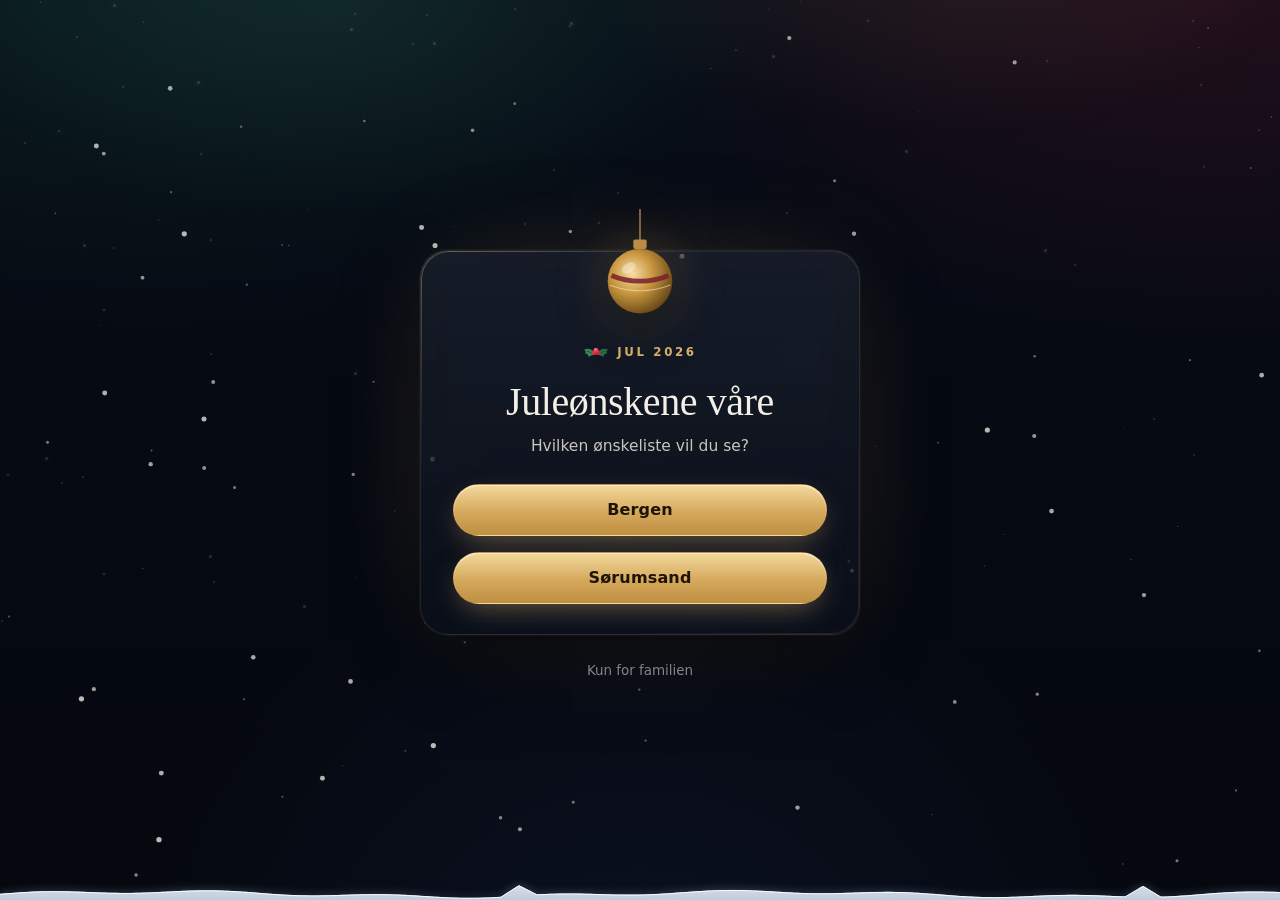
<file: index.html>
<!doctype html>
<html lang="nb">
<head>
  <meta charset="utf-8">
  <meta name="viewport" content="width=device-width, initial-scale=1, viewport-fit=cover">
  <meta name="robots" content="noindex, nofollow">
  <meta name="referrer" content="no-referrer">
  <meta name="color-scheme" content="dark">
  <meta name="theme-color" content="#070b14">
  <meta name="description" content="Familiens juleønskelister 2026">
  <title>Juleønsker 2026</title>
  <link rel="icon" href="assets/favicon.svg" type="image/svg+xml">
  <!-- App-ikon når siden legges til på hjemskjermen -->
  <link rel="manifest" href="manifest.webmanifest">
  <link rel="apple-touch-icon" href="assets/ikoner/apple-touch-icon.png">
  <meta name="mobile-web-app-capable" content="yes">
  <meta name="apple-mobile-web-app-capable" content="yes">
  <meta name="apple-mobile-web-app-title" content="Juleønsker">
  <meta name="apple-mobile-web-app-status-bar-style" content="black">
  <link rel="stylesheet" href="assets/css/styles.css?v=40">
</head>
<body class="is-locked">
  <canvas id="snow" class="snow" aria-hidden="true"></canvas>
  <div class="aurora" aria-hidden="true"></div>

  <!-- ============ Velg ønskeliste ============ -->
  <section class="login" aria-labelledby="choose-title">
    <div class="login__card glass">
      <div class="ornament" aria-hidden="true">
        <svg viewBox="0 0 80 120">
          <defs>
            <radialGradient id="orn" cx="38%" cy="38%" r="70%">
              <stop offset="0" stop-color="#f7dfa6"/>
              <stop offset=".45" stop-color="#c9973f"/>
              <stop offset="1" stop-color="#5e3f12"/>
            </radialGradient>
          </defs>
          <line x1="40" y1="0" x2="40" y2="34" stroke="#c9a35c" stroke-width="1.2"/>
          <rect x="33" y="32" width="14" height="10" rx="2" fill="#b98d45"/>
          <circle cx="40" cy="76" r="34" fill="url(#orn)"/>
          <path d="M10 70c18 8 42 8 60 0" stroke="#7a1f2c" stroke-width="5" fill="none" opacity=".85"/>
          <path d="M8 80c20 8 44 8 64 0" stroke="#f3e3bd" stroke-width="1.2" fill="none" opacity=".6"/>
          <ellipse cx="28" cy="62" rx="8" ry="5" fill="#fff" opacity=".35" transform="rotate(-30 28 62)"/>
        </svg>
      </div>

      <p class="eyebrow">Jul 2026</p>
      <h1 id="choose-title" class="login__title">Juleønskene&nbsp;våre</h1>
      <p class="login__lead">Hvilken ønskeliste vil du se?</p>

      <!-- Én side per liste: bergen.html og sorumsand.html (på GitHub Pages også …/bergen og …/sorumsand) -->
      <nav class="login__form" aria-label="Ønskelister">
        <a class="btn btn--gold btn--block btn--lg" href="bergen" data-list>Bergen</a>
        <a class="btn btn--gold btn--block btn--lg" href="sorumsand" data-list>Sørumsand</a>
      </nav>
    </div>

    <p class="login__foot">Kun for familien</p>
  </section>

  <script>
    // Gamle lenker som …/#ellie tar med seg personen til listen som velges
    if (location.hash) {
      Array.prototype.forEach.call(document.querySelectorAll('a[data-list]'), function (a) {
        a.href = a.getAttribute('href') + location.hash;
      });
    }
  </script>
  <script src="assets/js/snow.js?v=40"></script>
  <script src="assets/js/effects.js?v=40"></script>
</body>
</html>
</file>
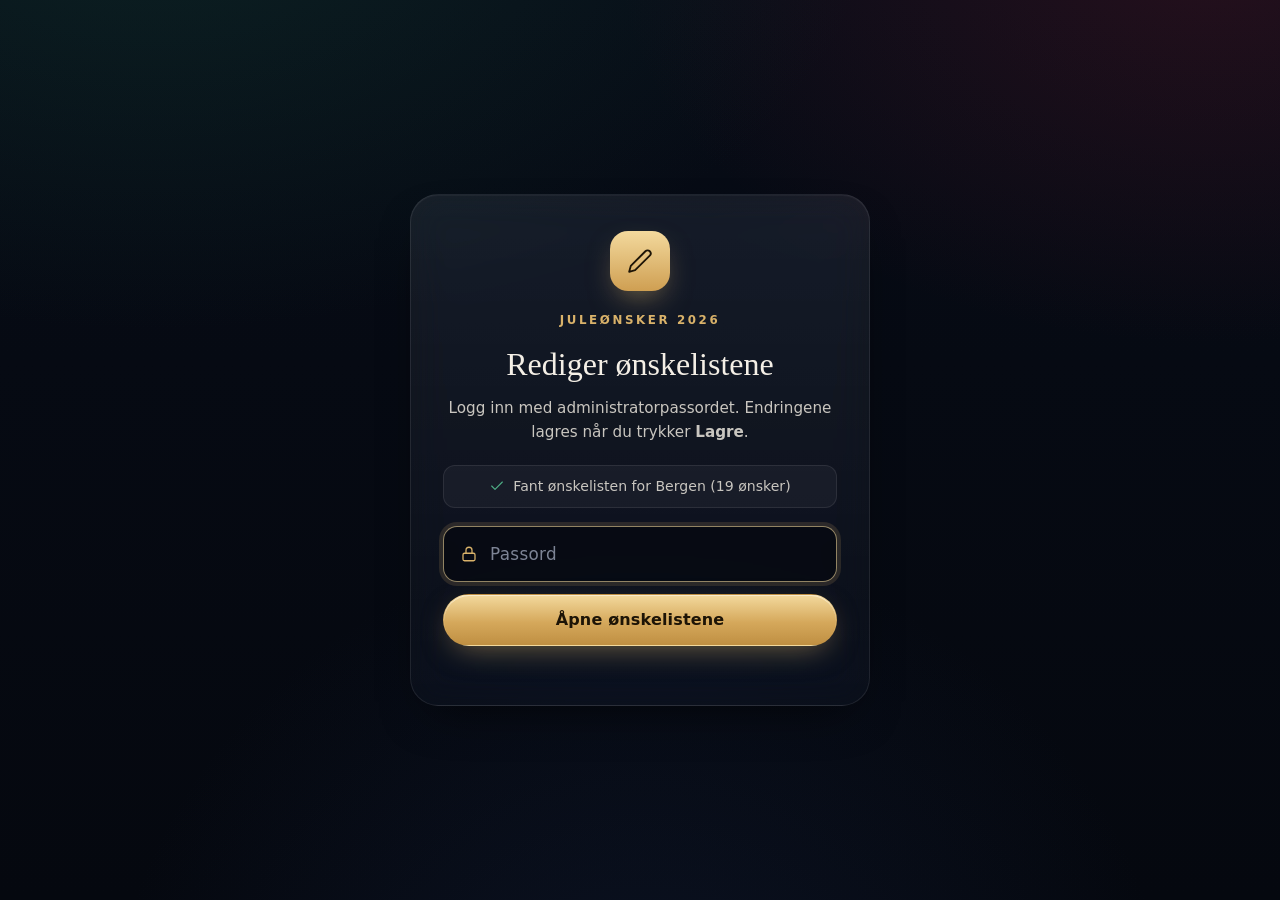
<file: editor/index.html>
<!doctype html>
<html lang="nb">
<head>
  <meta charset="utf-8">
  <meta name="viewport" content="width=device-width, initial-scale=1, viewport-fit=cover">
  <meta name="robots" content="noindex, nofollow">
  <meta name="color-scheme" content="dark">
  <meta name="theme-color" content="#070b14">
  <title>Rediger ønskelister · Juleønsker 2026</title>
  <link rel="icon" href="../assets/favicon.svg" type="image/svg+xml">
  <link rel="stylesheet" href="../assets/css/styles.css?v=40">
  <link rel="stylesheet" href="editor.css?v=40">
</head>
<body class="ed">

  <!-- ============ Åpne / lås opp ============ -->
  <section id="unlock" class="ed-unlock">
    <div class="ed-unlock__card glass">
      <span class="ed-unlock__icon" data-icon="pencil"></span>
      <p class="eyebrow">Juleønsker 2026</p>
      <h1 class="ed-unlock__title">Rediger ønskelistene</h1>
      <p class="ed-unlock__lead">Logg inn med administratorpassordet. Endringene lagres når du trykker <strong>Lagre</strong>.</p>

      <p class="ed-status" id="data-status">Leter etter ønskelistene …</p>

      <form id="open-form" class="ed-form-stack" novalidate>
        <div class="field">
          <label for="ed-password" class="sr-only">Passord</label>
          <span class="field__icon" data-icon="lock"></span>
          <input id="ed-password" type="password" placeholder="Passord" autocomplete="current-password" autocapitalize="off" autocorrect="off" spellcheck="false" required>
        </div>
        <button class="btn btn--gold btn--block btn--lg" type="submit" id="open-btn">
          <span class="btn__label">Åpne ønskelistene</span><span class="spinner" aria-hidden="true"></span>
        </button>
        <p class="login__error" id="open-error" role="alert"></p>
      </form>
    </div>
  </section>

  <!-- ============ Arbeidsflate ============ -->
  <div id="workspace" class="ed-work" hidden>
    <header class="ed-top">
      <div class="ed-top__brand">
        <span class="brand__star" aria-hidden="true"><svg viewBox="0 0 24 24"><path d="M12 1.8l2.4 7.1 7.4.2-5.9 4.5 2.1 7.2L12 16.6l-6 4.2 2.1-7.2-5.9-4.5 7.4-.2z"/></svg></span>
        <div>
          <span class="ed-top__title">
            <strong>Rediger</strong>
            <label for="list-select" class="sr-only">Ønskeliste</label>
            <select id="list-select" class="ed-input ed-list-select"></select>
          </span>
          <span class="ed-dirty" id="dirty" data-state="clean">Alt er lagret</span>
        </div>
      </div>
      <div class="ed-top__actions">
        <details class="ed-menu">
          <summary class="btn btn--ghost btn--sm" aria-label="Flere valg"><span data-icon="menu"></span><span class="hide-sm">Mer</span></summary>
          <div class="ed-menu__panel glass">
            <button type="button" data-cmd="prices"><span data-icon="chart"></span>Oppdater priser nå</button>
            <hr>
            <button type="button" data-cmd="download"><span data-icon="download"></span>Last ned endrede filer</button>
            <button type="button" data-cmd="help"><span data-icon="file"></span>Publisere filer for hånd</button>
            <button type="button" data-cmd="export"><span data-icon="download"></span>Eksporter backup (JSON)</button>
            <button type="button" data-cmd="import"><span data-icon="upload"></span>Importer backup (JSON)</button>
            <button type="button" data-cmd="share-access" data-admin-only hidden><span data-icon="key"></span>Sett opp lagring</button>
            <hr>
            <button type="button" data-cmd="lock"><span data-icon="logout"></span>Logg ut</button>
          </div>
        </details>
        <input type="file" id="import-file" accept=".json,application/json" hidden>
        <button type="button" class="btn btn--gold btn--sm" id="save-btn" title="Lagre til GitHub (Ctrl/Cmd + S)">
          <span data-icon="save"></span><span class="btn__label">Lagre</span><span class="spinner" aria-hidden="true"></span>
        </button>
      </div>
    </header>

    <div class="ed-layout">
      <!-- Venstre: personer og ønsker -->
      <aside class="ed-side glass" aria-label="Ønsker">
        <div class="ed-people" id="ed-people" role="tablist" aria-label="Personer"></div>
        <div class="ed-side__head">
          <div class="search search--sm">
            <span class="search__icon" data-icon="search"></span>
            <label for="ed-filter" class="sr-only">Filtrer ønsker</label>
            <input id="ed-filter" type="search" placeholder="Filtrer …" autocomplete="off">
          </div>
          <button type="button" class="btn btn--primary btn--sm" id="add-btn"><span data-icon="plus"></span>Nytt ønske</button>
        </div>
        <ol class="ed-list" id="ed-list"></ol>
        <p class="ed-side__hint">Rekkefølgen her er rekkefølgen familien ser.</p>
      </aside>

      <!-- Midten: skjema -->
      <section class="ed-main" aria-label="Rediger ønske">
        <div id="ed-empty" class="ed-empty glass" hidden></div>

        <form id="wish-form" class="ed-card glass" novalidate autocomplete="off" hidden>
          <div class="ed-card__head">
            <h2 id="form-title">Rediger ønske</h2>
            <div class="ed-card__tools">
              <button type="button" class="icon-btn" id="dup-btn" title="Dupliser" aria-label="Dupliser ønsket"><span data-icon="copy"></span></button>
              <button type="button" class="icon-btn icon-btn--danger" id="del-btn" title="Slett" aria-label="Slett ønsket"><span data-icon="trash"></span></button>
            </div>
          </div>

          <div class="ed-grid">
            <label class="ed-field ed-field--full">
              <span class="ed-label">Produktnavn <em>*</em></span>
              <input class="ed-input" name="title" type="text" maxlength="120" placeholder="F.eks. Sony WH-1000XM6 hodetelefoner" required>
            </label>

            <label class="ed-field ed-field--full">
              <span class="ed-label">Person</span>
              <select class="ed-input" name="person" id="person-select"></select>
            </label>

            <label class="ed-field ed-field--full">
              <span class="ed-label">Kort beskrivelse <small>valgfritt</small><span class="ed-count" id="desc-count"></span></span>
              <textarea class="ed-input" name="description" rows="3" maxlength="280" placeholder="Størrelse, farge, modell eller andre detaljer"></textarea>
            </label>

            <fieldset class="ed-field ed-field--full">
              <legend class="ed-label">Produktbilde</legend>
              <div class="ed-image">
                <div class="ed-image__thumb" id="img-thumb" tabindex="0" aria-label="Slipp eller lim inn et bilde her"></div>
                <div class="ed-image__controls">
                  <input class="ed-input" name="image" id="image-url" type="url" inputmode="url" placeholder="Lim inn bildeadresse (https://…)">
                  <div class="ed-image__row">
                    <label class="btn btn--ghost btn--sm" for="image-file"><span data-icon="upload"></span>Last opp bilde</label>
                    <input type="file" id="image-file" accept="image/*" hidden>
                    <button type="button" class="btn btn--ghost btn--sm" id="image-clear"><span data-icon="x"></span>Fjern</button>
                  </div>
                  <div class="ed-seg" role="radiogroup" aria-label="Bildetilpasning">
                    <label><input type="radio" name="imageFit" value="contain"><span>Vis hele bildet</span></label>
                    <label><input type="radio" name="imageFit" value="cover"><span>Fyll rammen</span></label>
                  </div>
                  <p class="ed-hint">Tips: Høyreklikk på produktbildet i nettbutikken og velg «Kopier bildeadresse». Du kan også dra inn, lime inn (Ctrl/Cmd + V) eller laste opp et bilde – da krympes det og lagres i listen.</p>
                </div>
              </div>
            </fieldset>

            <label class="ed-field ed-field--full">
              <span class="ed-label">Lenke til Prisjakt <small>hovedknappen – lenke direkte til produktsiden gir også laveste pris</small></span>
              <div class="ed-inline">
                <input class="ed-input" name="prisjaktUrl" type="url" inputmode="url" placeholder="https://www.prisjakt.no/product.php?p=…">
                <a class="icon-btn" id="test-pj" target="_blank" rel="noopener noreferrer" title="Test lenken" aria-label="Test lenken"><span data-icon="external"></span></a>
              </div>
            </label>

            <label class="check ed-field--full">
              <input type="checkbox" name="hidePrisjakt">
              <span class="check__box" aria-hidden="true"></span>
              <span>Skjul Prisjakt-knappen (f.eks. for hjemmelagde ting)</span>
            </label>

            <label class="ed-field ed-field--full">
              <span class="ed-label">Lenke til nettbutikk <small>valgfritt – vises som en mindre knapp med butikkens navn</small></span>
              <div class="ed-inline">
                <input class="ed-input" name="storeUrl" type="url" inputmode="url" placeholder="https://www.nettbutikk.no/produkt">
                <a class="icon-btn" id="test-store" target="_blank" rel="noopener noreferrer" title="Test lenken" aria-label="Test lenken"><span data-icon="external"></span></a>
              </div>
            </label>

            <label class="ed-field ed-field--full">
              <span class="ed-label">Knappetekst for nettbutikken <small>valgfritt – standard er butikkens navn</small></span>
              <input class="ed-input" name="linkLabel" type="text" maxlength="30" placeholder="F.eks. «Se oppskriften»">
            </label>

            <fieldset class="ed-field ed-field--full">
              <legend class="ed-label">Prisintervall (NOK)</legend>
              <div class="ed-price">
                <label><span class="sr-only">Fra</span><input class="ed-input" name="priceMin" type="number" inputmode="numeric" min="0" step="50" placeholder="Fra"></label>
                <span class="ed-price__dash" aria-hidden="true">–</span>
                <label><span class="sr-only">Til</span><input class="ed-input" name="priceMax" type="number" inputmode="numeric" min="0" step="50" placeholder="Til"></label>
                <span class="ed-price__kr">kr</span>
              </div>
              <div class="ed-presets" id="price-presets">
                <button type="button" data-p="0-300">Under 300</button>
                <button type="button" data-p="300-500">300–500</button>
                <button type="button" data-p="500-1000">500–1 000</button>
                <button type="button" data-p="1000-2000">1 000–2 000</button>
                <button type="button" data-p="2000-3500">2 000–3 500</button>
                <button type="button" data-p="3500-5000">3 500–5 000</button>
              </div>
            </fieldset>

          </div>
        </form>
      </section>

      <!-- Høyre: forhåndsvisning -->
      <aside class="ed-preview" aria-label="Forhåndsvisning">
        <p class="eyebrow">Forhåndsvisning</p>
        <div id="preview" class="ed-preview__card"></div>
        <p class="ed-hint">Slik ser kortet ut for familien. Husk å trykke <strong>Lagre</strong> når du er ferdig.</p>
      </aside>
    </div>
  </div>

  <!-- ============ Dialoger ============ -->
  <dialog id="publish-dialog" class="ed-dialog">
    <form method="dialog" class="ed-dialog__inner glass">
      <span class="ed-dialog__icon" data-icon="check"></span>
      <h2 id="publish-title">Filene er lastet ned</h2>
      <p id="publish-files"></p>
      <p>Slik publiserer du dem:</p>
      <ol class="ed-steps">
        <li>Gå til repoet ditt på <strong>github.com</strong> og åpne mappen <code class="publish-folder">data</code> (listen for <span id="publish-list"></span>).</li>
        <li>Klikk <strong>Add file → Upload files</strong> og dra inn filene. De erstatter filene med samme navn.</li>
        <li>Klikk <strong>Commit changes</strong>. Nettsiden oppdateres i løpet av et par minutter.</li>
      </ol>
      <p class="ed-hint">Har nettleseren kalt en fil for eksempel <code>ellie (1).json</code>? Gi den nytt navn til <code>ellie.json</code> før du laster den opp. Du kan også redigere filene direkte på GitHub.</p>
      <div class="ed-dialog__actions"><button class="btn btn--gold" value="ok">Den er grei</button></div>
    </form>
  </dialog>


  <dialog id="access-dialog" class="ed-dialog">
    <form method="dialog" class="ed-dialog__inner glass" id="access-form" novalidate>
      <span class="ed-dialog__icon" data-icon="key"></span>
      <h2>Sett opp lagring</h2>
      <p>Legg inn et GitHub-token, så kan du lagre fra alle enheter når du logger inn som administrator. Det lagres kryptert med administratorpassordet i <code>data/tilgang.json</code>.</p>
      <ol class="ed-steps">
        <li>Lag et <a href="https://github.com/settings/personal-access-tokens/new" target="_blank" rel="noopener noreferrer">fine-grained token</a> med tilgang til bare <strong>ddklo/jul2026</strong>, og gjerne utløpsdato i januar.</li>
        <li>Under <strong>Permissions</strong>: <strong>Contents: Read and write</strong> og <strong>Actions: Read and write</strong>.</li>
        <li>Lim inn tokenet og skriv administratorpassordet.</li>
      </ol>
      <div class="ed-form-stack">
        <div class="field"><span class="field__icon" data-icon="key"></span><input name="token" type="password" placeholder="github_pat_…" autocomplete="off" spellcheck="false" aria-label="GitHub-token"></div>
        <div class="field"><span class="field__icon" data-icon="lock"></span><input name="admin" type="password" placeholder="Administratorpassordet" autocomplete="off" aria-label="Administratorpassordet"></div>
      </div>
      <p class="ed-hint">Passordet brukes bare til å kryptere tokenet. Bytter du administratorpassordet, må du gjøre dette på nytt.</p>
      <p class="login__error" id="access-error" role="alert"></p>
      <div class="ed-dialog__actions">
        <button class="btn btn--ghost" value="cancel" formnovalidate>Avbryt</button>
        <button class="btn btn--gold" value="save" id="access-save">Lagre tokenet</button>
      </div>
    </form>
  </dialog>

  <div class="toast" id="toast" role="status" aria-live="polite"></div>

  <script src="../assets/js/shared.js?v=40"></script>
  <script src="editor.js?v=40"></script>
</body>
</html>
</file>
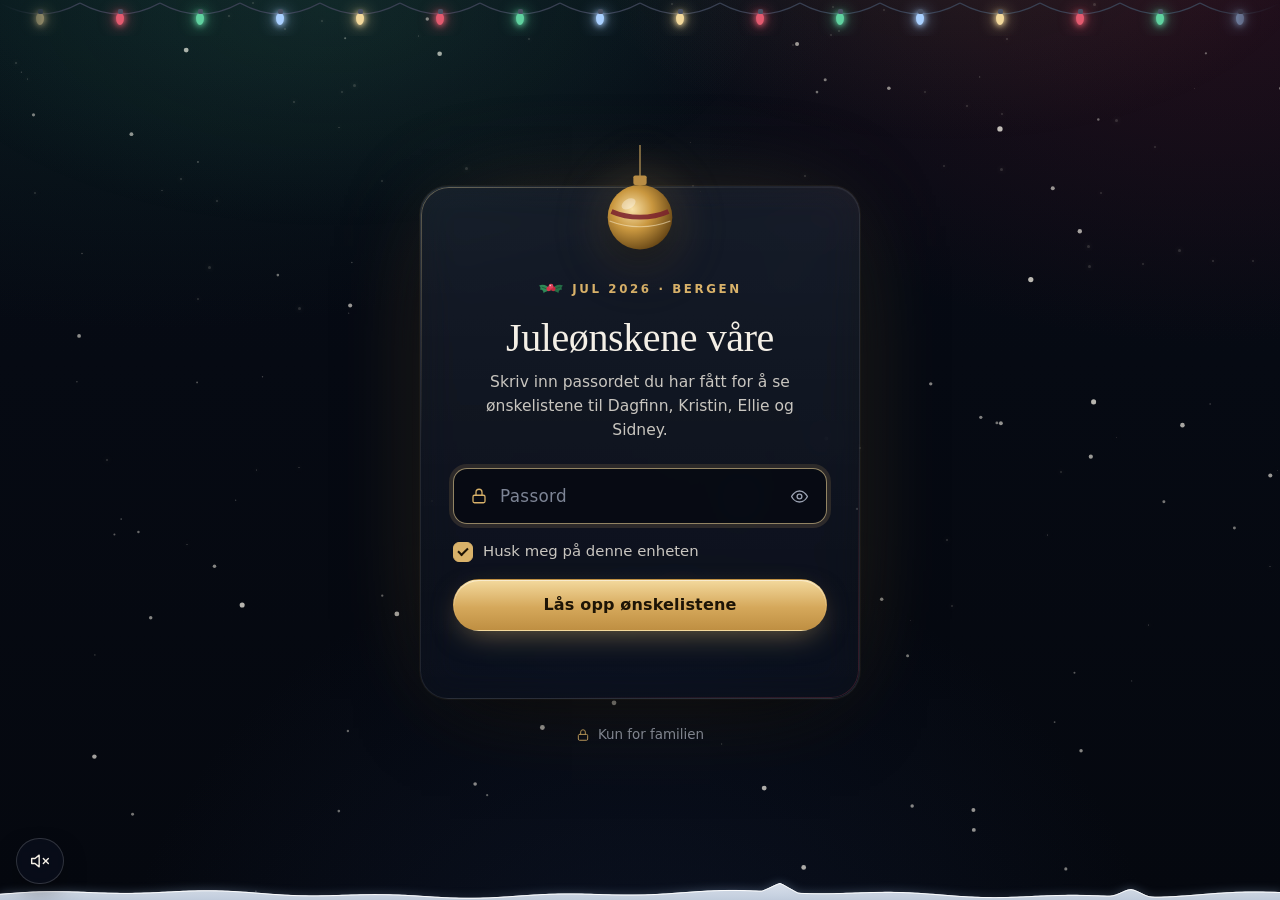
<file: bergen.html>
<!doctype html>
<html lang="nb">
<head>
  <meta charset="utf-8">
  <meta name="viewport" content="width=device-width, initial-scale=1, viewport-fit=cover">
  <meta name="robots" content="noindex, nofollow">
  <meta name="referrer" content="no-referrer">
  <meta name="color-scheme" content="dark">
  <meta name="theme-color" content="#070b14">
  <meta name="description" content="Familiens juleønskelister 2026">
  <title>Bergen · Juleønsker 2026</title>
  <link rel="icon" href="assets/favicon.svg" type="image/svg+xml">
  <!-- App-ikon når siden legges til på hjemskjermen -->
  <link rel="manifest" href="bergen.webmanifest">
  <link rel="apple-touch-icon" href="assets/ikoner/apple-touch-icon.png">
  <meta name="mobile-web-app-capable" content="yes">
  <meta name="apple-mobile-web-app-capable" content="yes">
  <meta name="apple-mobile-web-app-title" content="Jul Bergen">
  <meta name="apple-mobile-web-app-status-bar-style" content="black">
  <link rel="stylesheet" href="assets/css/styles.css?v=40">
</head>
<!-- Samme side som sorumsand.html, bortsett fra data-list, tittelen og manifestet. Hold dem like. -->
<body class="is-locked" data-list="bergen">
  <canvas id="snow" class="snow" aria-hidden="true"></canvas>
  <div class="aurora" aria-hidden="true"></div>

  <!-- ============ Innlogging ============ -->
  <section id="login" class="login" aria-labelledby="login-title">
    <div class="lights lights--login" aria-hidden="true"></div>

    <div class="login__card glass">
      <div class="ornament" aria-hidden="true">
        <svg viewBox="0 0 80 120">
          <defs>
            <radialGradient id="orn" cx="38%" cy="38%" r="70%">
              <stop offset="0" stop-color="#f7dfa6"/>
              <stop offset=".45" stop-color="#c9973f"/>
              <stop offset="1" stop-color="#5e3f12"/>
            </radialGradient>
          </defs>
          <line x1="40" y1="0" x2="40" y2="34" stroke="#c9a35c" stroke-width="1.2"/>
          <rect x="33" y="32" width="14" height="10" rx="2" fill="#b98d45"/>
          <circle cx="40" cy="76" r="34" fill="url(#orn)"/>
          <path d="M10 70c18 8 42 8 60 0" stroke="#7a1f2c" stroke-width="5" fill="none" opacity=".85"/>
          <path d="M8 80c20 8 44 8 64 0" stroke="#f3e3bd" stroke-width="1.2" fill="none" opacity=".6"/>
          <ellipse cx="28" cy="62" rx="8" ry="5" fill="#fff" opacity=".35" transform="rotate(-30 28 62)"/>
        </svg>
      </div>

      <p class="eyebrow">Jul 2026 · Bergen</p>
      <h1 id="login-title" class="login__title">Juleønskene&nbsp;våre</h1>
      <p class="login__lead">Skriv inn passordet du har fått for å se ønskelistene til Dagfinn, Kristin, Ellie og Sidney.</p>

      <form id="login-form" class="login__form" novalidate>
        <div class="field">
          <label for="password" class="sr-only">Passord</label>
          <span class="field__icon" data-icon="lock"></span>
          <input id="password" name="password" type="password" autocomplete="current-password"
                 placeholder="Passord" required autocapitalize="off" autocorrect="off" spellcheck="false">
          <button type="button" class="field__toggle" id="toggle-pw" aria-label="Vis passord" aria-pressed="false">
            <span data-icon="eye"></span>
          </button>
        </div>

        <label class="check">
          <input type="checkbox" id="remember" checked>
          <span class="check__box" aria-hidden="true"></span>
          <span>Husk meg på denne enheten</span>
        </label>

        <button class="btn btn--gold btn--block btn--lg" type="submit" id="login-btn">
          <span class="btn__label">Lås opp ønskelistene</span>
          <span class="spinner" aria-hidden="true"></span>
        </button>
        <p class="login__error" id="login-error" role="alert" aria-live="assertive"></p>
      </form>
    </div>

    <p class="login__foot"><span data-icon="lock"></span> Kun for familien</p>
  </section>

  <!-- ============ Selve ønskelisten ============ -->
  <div id="app" class="app" hidden>
    <a class="skip" href="#main">Hopp til ønskene</a>
    <div class="lights" aria-hidden="true"></div>

    <header class="topbar">
      <a class="brand" href="#" id="brand">
        <span class="brand__star" aria-hidden="true">
          <svg viewBox="0 0 24 24"><path d="M12 1.8l2.4 7.1 7.4.2-5.9 4.5 2.1 7.2L12 16.6l-6 4.2 2.1-7.2-5.9-4.5 7.4-.2z"/></svg>
        </span>
        <span class="brand__body">
          <span class="brand__title"><span class="brand__text">Juleønsker <em>2026</em></span><span class="brand__in"> i </span><span class="brand__list" id="brand-list"></span></span>
          <span class="brand__sub" id="brand-sub"></span>
        </span>
      </a>
      <div class="topbar__right">
        <div class="topcount" id="countdown-top" role="timer"></div>
        <a class="btn btn--gold btn--sm admin-btn" id="admin-link" href="editor/" hidden title="Rediger ønskene og oppdater priser">
          <span data-icon="pencil"></span><span>Rediger</span>
        </a>
        <button class="icon-btn" id="logout" type="button" aria-label="Logg ut" title="Logg ut">
          <span data-icon="logout"></span>
        </button>
      </div>
    </header>

    <section class="hero" aria-labelledby="hero-title">
      <p class="eyebrow"><span class="eyebrow__line"></span>Ønskelister · <span id="list-name">Bergen</span><span class="eyebrow__line"></span></p>
      <h1 id="hero-title" class="hero__title">Hva ønsker vi oss <span class="gold">til jul?</span></h1>
      <p class="hero__lead">Bla gjennom listene, sammenlign priser på Prisjakt og finn den perfekte gaven.</p>
      <div class="countdown-glow"><div class="countdown" id="countdown" role="timer"></div></div>
    </section>

    <nav class="tabs" aria-label="Personer">
      <div class="tabs__inner" role="tablist" id="tabs">
        <span class="tabs__indicator" aria-hidden="true"></span>
      </div>
      <button type="button" class="btn btn--ghost btn--sm tabs__share" title="Del lenke til denne listen">
        <span data-icon="share"></span><span>Del lenke</span>
      </button>
    </nav>

    <main id="main" class="main" tabindex="-1">
      <section class="person-head swap" id="person-head" aria-live="polite"></section>
      <div class="grid swap" id="grid"></div>
    </main>

    <footer class="footer" aria-hidden="true"></footer>

    <button class="to-top" id="to-top" type="button" aria-label="Til toppen"><span data-icon="arrowUp"></span></button>
  </div>

  <div class="toast" id="toast" role="status" aria-live="polite"></div>

  <noscript><p class="noscript">Denne siden trenger JavaScript for å vise ønskelistene.</p></noscript>

  <script src="assets/js/shared.js?v=40"></script>
  <script src="assets/js/snow.js?v=40"></script>
  <script src="assets/js/effects.js?v=40"></script>
  <script src="assets/js/music.js?v=40"></script>
  <script src="assets/js/app.js?v=40"></script>
</body>
</html>
</file>
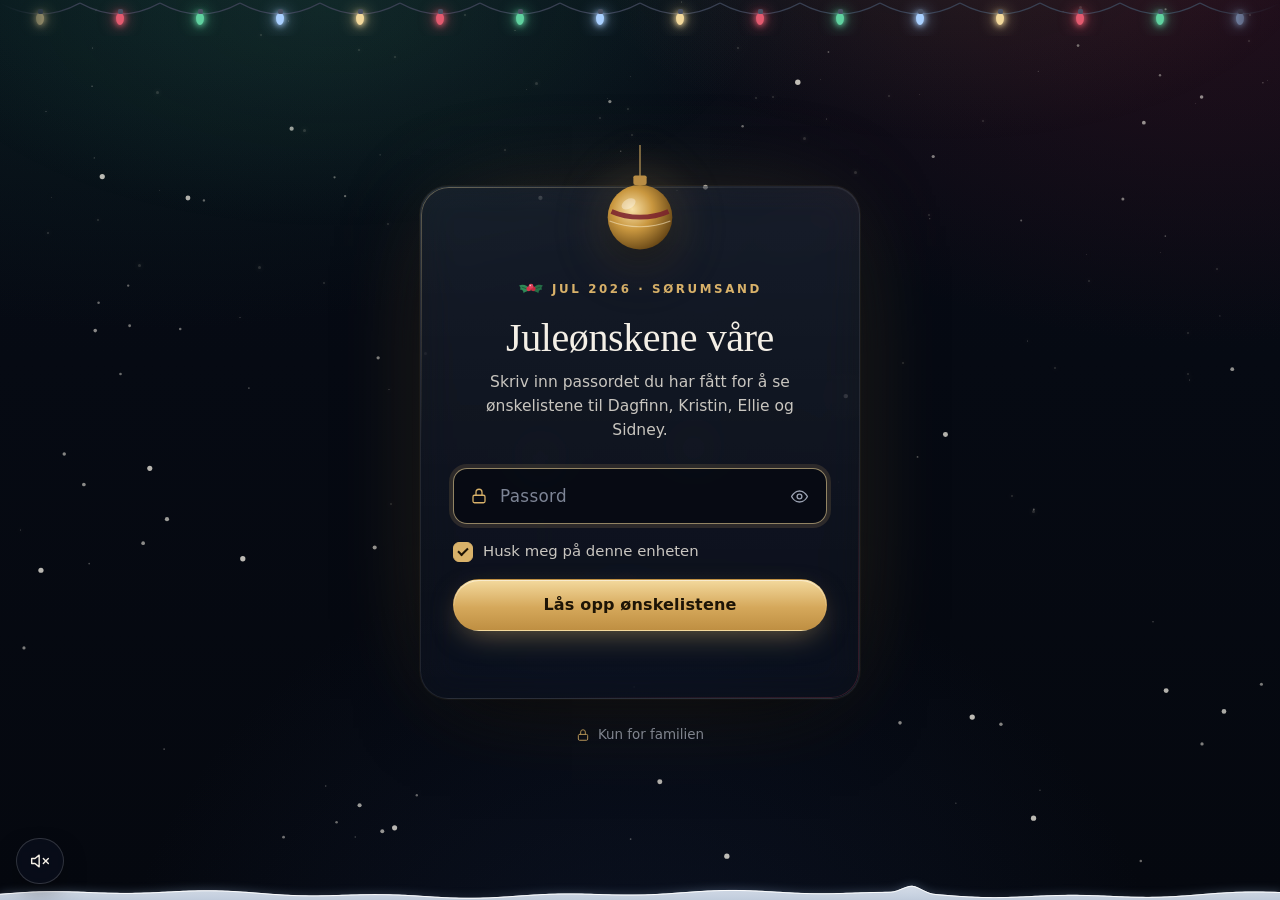
<file: sorumsand.html>
<!doctype html>
<html lang="nb">
<head>
  <meta charset="utf-8">
  <meta name="viewport" content="width=device-width, initial-scale=1, viewport-fit=cover">
  <meta name="robots" content="noindex, nofollow">
  <meta name="referrer" content="no-referrer">
  <meta name="color-scheme" content="dark">
  <meta name="theme-color" content="#070b14">
  <meta name="description" content="Familiens juleønskelister 2026">
  <title>Sørumsand · Juleønsker 2026</title>
  <link rel="icon" href="assets/favicon.svg" type="image/svg+xml">
  <!-- App-ikon når siden legges til på hjemskjermen -->
  <link rel="manifest" href="sorumsand.webmanifest">
  <link rel="apple-touch-icon" href="assets/ikoner/apple-touch-icon.png">
  <meta name="mobile-web-app-capable" content="yes">
  <meta name="apple-mobile-web-app-capable" content="yes">
  <meta name="apple-mobile-web-app-title" content="Jul Sørumsand">
  <meta name="apple-mobile-web-app-status-bar-style" content="black">
  <link rel="stylesheet" href="assets/css/styles.css?v=40">
</head>
<!-- Samme side som bergen.html, bortsett fra data-list, tittelen og manifestet. Hold dem like. -->
<body class="is-locked" data-list="sorumsand">
  <canvas id="snow" class="snow" aria-hidden="true"></canvas>
  <div class="aurora" aria-hidden="true"></div>

  <!-- ============ Innlogging ============ -->
  <section id="login" class="login" aria-labelledby="login-title">
    <div class="lights lights--login" aria-hidden="true"></div>

    <div class="login__card glass">
      <div class="ornament" aria-hidden="true">
        <svg viewBox="0 0 80 120">
          <defs>
            <radialGradient id="orn" cx="38%" cy="38%" r="70%">
              <stop offset="0" stop-color="#f7dfa6"/>
              <stop offset=".45" stop-color="#c9973f"/>
              <stop offset="1" stop-color="#5e3f12"/>
            </radialGradient>
          </defs>
          <line x1="40" y1="0" x2="40" y2="34" stroke="#c9a35c" stroke-width="1.2"/>
          <rect x="33" y="32" width="14" height="10" rx="2" fill="#b98d45"/>
          <circle cx="40" cy="76" r="34" fill="url(#orn)"/>
          <path d="M10 70c18 8 42 8 60 0" stroke="#7a1f2c" stroke-width="5" fill="none" opacity=".85"/>
          <path d="M8 80c20 8 44 8 64 0" stroke="#f3e3bd" stroke-width="1.2" fill="none" opacity=".6"/>
          <ellipse cx="28" cy="62" rx="8" ry="5" fill="#fff" opacity=".35" transform="rotate(-30 28 62)"/>
        </svg>
      </div>

      <p class="eyebrow">Jul 2026 · Sørumsand</p>
      <h1 id="login-title" class="login__title">Juleønskene&nbsp;våre</h1>
      <p class="login__lead">Skriv inn passordet du har fått for å se ønskelistene til Dagfinn, Kristin, Ellie og Sidney.</p>

      <form id="login-form" class="login__form" novalidate>
        <div class="field">
          <label for="password" class="sr-only">Passord</label>
          <span class="field__icon" data-icon="lock"></span>
          <input id="password" name="password" type="password" autocomplete="current-password"
                 placeholder="Passord" required autocapitalize="off" autocorrect="off" spellcheck="false">
          <button type="button" class="field__toggle" id="toggle-pw" aria-label="Vis passord" aria-pressed="false">
            <span data-icon="eye"></span>
          </button>
        </div>

        <label class="check">
          <input type="checkbox" id="remember" checked>
          <span class="check__box" aria-hidden="true"></span>
          <span>Husk meg på denne enheten</span>
        </label>

        <button class="btn btn--gold btn--block btn--lg" type="submit" id="login-btn">
          <span class="btn__label">Lås opp ønskelistene</span>
          <span class="spinner" aria-hidden="true"></span>
        </button>
        <p class="login__error" id="login-error" role="alert" aria-live="assertive"></p>
      </form>
    </div>

    <p class="login__foot"><span data-icon="lock"></span> Kun for familien</p>
  </section>

  <!-- ============ Selve ønskelisten ============ -->
  <div id="app" class="app" hidden>
    <a class="skip" href="#main">Hopp til ønskene</a>
    <div class="lights" aria-hidden="true"></div>

    <header class="topbar">
      <a class="brand" href="#" id="brand">
        <span class="brand__star" aria-hidden="true">
          <svg viewBox="0 0 24 24"><path d="M12 1.8l2.4 7.1 7.4.2-5.9 4.5 2.1 7.2L12 16.6l-6 4.2 2.1-7.2-5.9-4.5 7.4-.2z"/></svg>
        </span>
        <span class="brand__body">
          <span class="brand__title"><span class="brand__text">Juleønsker <em>2026</em></span><span class="brand__in"> i </span><span class="brand__list" id="brand-list"></span></span>
          <span class="brand__sub" id="brand-sub"></span>
        </span>
      </a>
      <div class="topbar__right">
        <div class="topcount" id="countdown-top" role="timer"></div>
        <a class="btn btn--gold btn--sm admin-btn" id="admin-link" href="editor/" hidden title="Rediger ønskene og oppdater priser">
          <span data-icon="pencil"></span><span>Rediger</span>
        </a>
        <button class="icon-btn" id="logout" type="button" aria-label="Logg ut" title="Logg ut">
          <span data-icon="logout"></span>
        </button>
      </div>
    </header>

    <section class="hero" aria-labelledby="hero-title">
      <p class="eyebrow"><span class="eyebrow__line"></span>Ønskelister · <span id="list-name">Sørumsand</span><span class="eyebrow__line"></span></p>
      <h1 id="hero-title" class="hero__title">Hva ønsker vi oss <span class="gold">til jul?</span></h1>
      <p class="hero__lead">Bla gjennom listene, sammenlign priser på Prisjakt og finn den perfekte gaven.</p>
      <div class="countdown-glow"><div class="countdown" id="countdown" role="timer"></div></div>
    </section>

    <nav class="tabs" aria-label="Personer">
      <div class="tabs__inner" role="tablist" id="tabs">
        <span class="tabs__indicator" aria-hidden="true"></span>
      </div>
      <button type="button" class="btn btn--ghost btn--sm tabs__share" title="Del lenke til denne listen">
        <span data-icon="share"></span><span>Del lenke</span>
      </button>
    </nav>

    <main id="main" class="main" tabindex="-1">
      <section class="person-head swap" id="person-head" aria-live="polite"></section>
      <div class="grid swap" id="grid"></div>
    </main>

    <footer class="footer" aria-hidden="true"></footer>

    <button class="to-top" id="to-top" type="button" aria-label="Til toppen"><span data-icon="arrowUp"></span></button>
  </div>

  <div class="toast" id="toast" role="status" aria-live="polite"></div>

  <noscript><p class="noscript">Denne siden trenger JavaScript for å vise ønskelistene.</p></noscript>

  <script src="assets/js/shared.js?v=40"></script>
  <script src="assets/js/snow.js?v=40"></script>
  <script src="assets/js/effects.js?v=40"></script>
  <script src="assets/js/music.js?v=40"></script>
  <script src="assets/js/app.js?v=40"></script>
</body>
</html>
</file>
<file: assets/css/styles.css>
/* =====================================================================
   Juleønsker 2026 – stilark
   Mørkt, elegant juledesign. Ingen eksterne fonter eller biblioteker.
   ===================================================================== */

:root {
  color-scheme: dark;

  /* Farger */
  --bg: #060a13;
  --bg-2: #0a1120;
  --bg-3: #0f1829;
  --surface: rgba(255, 255, 255, 0.045);
  --surface-2: rgba(255, 255, 255, 0.07);
  --surface-solid: #0f1727;
  --border: rgba(255, 255, 255, 0.085);
  --border-strong: rgba(255, 255, 255, 0.16);
  --text: #f4efe6;
  --text-2: #c9c6c0;
  --muted: #9aa1b1;

  --gold: #d9b26a;
  --gold-2: #f2d89b;
  --gold-3: #a77d34;
  --red: #8f1d30;
  --red-2: #c9445a;
  --green: #17543f;
  --green-2: #4fae86;
  --frost: #8cb8e6;
  --person: var(--gold);

  /* Typografi */
  --font-display: "Iowan Old Style", "Palatino Linotype", Palatino, "Book Antiqua", "URW Palladio L", "Noto Serif", Georgia, serif;
  --font-body: ui-sans-serif, system-ui, -apple-system, "Segoe UI", Roboto, "Helvetica Neue", "Noto Sans", Arial, sans-serif;

  /* Form */
  --radius-sm: 10px;
  --radius: 16px;
  --radius-lg: 24px;
  --shadow: 0 1px 0 rgba(255, 255, 255, 0.04) inset, 0 20px 50px -24px rgba(0, 0, 0, 0.8);
  --shadow-lg: 0 1px 0 rgba(255, 255, 255, 0.06) inset, 0 30px 80px -30px rgba(0, 0, 0, 0.9);
  --ease: cubic-bezier(0.2, 0.7, 0.2, 1);
  --ease-out: cubic-bezier(0.16, 1, 0.3, 1);
  --ease-smooth: cubic-bezier(0.22, 1, 0.36, 1); /* mykere start og stopp for størrelsesendringer */

  --gutter: clamp(16px, 4vw, 40px);
  --maxw: 1240px;
  --bottom-nav: 0px;
}

/* ---------------- Grunnlag ---------------- */
*, *::before, *::after { box-sizing: border-box; }
html { -webkit-text-size-adjust: 100%; text-size-adjust: 100%; scroll-padding-top: 90px; }
body {
  margin: 0;
  min-height: 100vh;
  min-height: 100dvh;
  background: var(--bg);
  background-image:
    radial-gradient(1200px 700px at 12% -10%, rgba(23, 84, 63, 0.28), transparent 60%),
    radial-gradient(1000px 650px at 95% -5%, rgba(143, 29, 48, 0.22), transparent 60%),
    radial-gradient(900px 900px at 50% 120%, rgba(30, 50, 95, 0.25), transparent 60%),
    linear-gradient(180deg, #070c17 0%, #060a13 40%, #05080f 100%);
  background-attachment: fixed;
  color: var(--text);
  font-family: var(--font-body);
  font-size: 16px;
  line-height: 1.55;
  -webkit-font-smoothing: antialiased;
  -moz-osx-font-smoothing: grayscale;
  overflow-x: hidden;
}
img, svg { display: block; max-width: 100%; }
button, input, select, textarea { font: inherit; color: inherit; }
button { cursor: pointer; }
a { color: inherit; }
[hidden] { display: none !important; }
:focus-visible { outline: 2px solid var(--gold-2); outline-offset: 3px; border-radius: 8px; }
::selection { background: rgba(217, 178, 106, 0.35); }

.sr-only {
  position: absolute !important; width: 1px; height: 1px; padding: 0; margin: -1px;
  overflow: hidden; clip: rect(0 0 0 0); white-space: nowrap; border: 0;
}
.skip {
  position: absolute; left: 12px; top: -60px; z-index: 100;
  background: var(--gold); color: #1a1205; padding: 10px 16px; border-radius: 10px; font-weight: 600;
  text-decoration: none; transition: top 0.2s;
}
.skip:focus { top: 12px; }

.icon { width: 1.15em; height: 1.15em; flex: none; }

.snow {
  position: fixed; inset: 0; z-index: 0; pointer-events: none;
}
.aurora {
  position: fixed; inset: -20% -10% auto; height: 70vh; z-index: 0; pointer-events: none;
  background:
    radial-gradient(40% 50% at 30% 30%, rgba(79, 174, 134, 0.10), transparent 70%),
    radial-gradient(35% 45% at 70% 20%, rgba(217, 178, 106, 0.08), transparent 70%);
  animation: aurora 18s ease-in-out infinite alternate;
}
@keyframes aurora {
  from { transform: translate3d(-3%, 0, 0) scale(1); opacity: 0.8; }
  to   { transform: translate3d(3%, 2%, 0) scale(1.08); opacity: 1; }
}

.glass {
  background: linear-gradient(180deg, rgba(255, 255, 255, 0.07), rgba(255, 255, 255, 0.025));
  border: 1px solid var(--border);
  -webkit-backdrop-filter: blur(18px) saturate(140%);
  backdrop-filter: blur(18px) saturate(140%);
  box-shadow: var(--shadow);
}

.eyebrow {
  margin: 0;
  font-size: 0.74rem;
  letter-spacing: 0.22em;
  text-transform: uppercase;
  color: var(--gold);
  font-weight: 600;
  display: inline-flex; align-items: center; gap: 12px;
}
.eyebrow__line { width: 28px; height: 1px; background: linear-gradient(90deg, transparent, var(--gold)); }
.eyebrow__line:last-child { background: linear-gradient(90deg, var(--gold), transparent); }
.gold {
  background: linear-gradient(100deg, var(--gold-2) 0%, var(--gold) 45%, #f7e6bd 60%, var(--gold) 80%);
  background-size: 220% 100%;
  -webkit-background-clip: text; background-clip: text; color: transparent;
  /* Glansen tegner teksten på nytt i hvert bilde, så den går to ganger etter innlasting og stopper */
  animation: goldShine 9s ease-in-out 2;
}
@keyframes goldShine { 0%, 100% { background-position: 0% 0; } 50% { background-position: 100% 0; } }
.muted { color: var(--muted); font-weight: 500 !important; }

/* ---------------- Knapper ---------------- */
.btn {
  --h: 44px;
  display: inline-flex; align-items: center; justify-content: center; gap: 8px;
  min-height: var(--h); padding: 0 18px;
  border-radius: 999px; border: 1px solid transparent;
  font-weight: 600; font-size: 0.95rem; letter-spacing: 0.01em;
  text-decoration: none; white-space: nowrap;
  transition: transform 0.2s var(--ease), background-color 0.2s, border-color 0.2s, box-shadow 0.25s, color 0.2s;
  -webkit-tap-highlight-color: transparent;
}
.btn:active { transform: scale(0.97); }
.btn .icon { width: 1.05em; height: 1.05em; }
.btn--sm { --h: 38px; padding: 0 14px; font-size: 0.88rem; }
.btn--lg { --h: 52px; font-size: 1rem; }
.btn--block { width: 100%; }
.btn--gold {
  color: #1d1406;
  background: linear-gradient(180deg, #f3d99d, #d5a85b 55%, #bf8f42);
  box-shadow: 0 1px 0 rgba(255, 255, 255, 0.5) inset, 0 10px 30px -10px rgba(217, 178, 106, 0.55);
}
.btn--gold:hover { box-shadow: 0 1px 0 rgba(255, 255, 255, 0.5) inset, 0 14px 36px -10px rgba(217, 178, 106, 0.75); transform: translateY(-1px); }
.btn--primary {
  color: #1d1406;
  background: linear-gradient(180deg, #efd497, #cfa155);
  box-shadow: 0 1px 0 rgba(255, 255, 255, 0.45) inset;
}
.btn--primary:hover { filter: brightness(1.06); box-shadow: 0 1px 0 rgba(255, 255, 255, 0.45) inset, 0 8px 22px -8px rgba(217, 178, 106, 0.6); }
.btn--ghost {
  color: var(--text);
  background: rgba(255, 255, 255, 0.05);
  border-color: var(--border-strong);
}
.btn--ghost:hover { background: rgba(255, 255, 255, 0.1); border-color: rgba(242, 216, 155, 0.45); }
.btn--danger { color: #ffd9de; background: rgba(201, 68, 90, 0.14); border-color: rgba(201, 68, 90, 0.45); }
.btn--danger:hover { background: rgba(201, 68, 90, 0.26); }
.btn[disabled] { opacity: 0.6; cursor: default; transform: none; }

.icon-btn {
  width: 42px; height: 42px; border-radius: 50%;
  display: inline-grid; place-items: center;
  background: rgba(255, 255, 255, 0.05); border: 1px solid var(--border);
  color: var(--text-2);
  transition: background-color 0.2s, color 0.2s, border-color 0.2s, transform 0.2s;
}
.icon-btn:hover { background: rgba(255, 255, 255, 0.1); color: var(--text); border-color: var(--border-strong); }
.icon-btn .icon { width: 19px; height: 19px; }
.link-btn {
  background: none; border: 0; padding: 4px; color: var(--muted); text-decoration: underline; text-underline-offset: 3px;
  text-decoration-color: rgba(154, 161, 177, 0.4);
}
.link-btn:hover { color: var(--text); }

.spinner {
  display: none; width: 18px; height: 18px; border-radius: 50%;
  border: 2px solid rgba(29, 20, 6, 0.25); border-top-color: #1d1406;
  animation: spin 0.8s linear infinite;
}
.is-loading .spinner { display: inline-block; }
@keyframes spin { to { transform: rotate(360deg); } }

/* ---------------- Julelys ---------------- */
.lights {
  position: relative; height: 36px; overflow: hidden; pointer-events: none;
  background-image: url("data:image/svg+xml,%3Csvg xmlns='http://www.w3.org/2000/svg' width='80' height='30'%3E%3Cpath d='M0 3 Q40 25 80 3' fill='none' stroke='%23384052' stroke-width='1.4'/%3E%3C/svg%3E");
  background-repeat: repeat-x;
  background-size: 80px 30px;
  -webkit-mask-image: linear-gradient(90deg, transparent, #000 6%, #000 94%, transparent);
  mask-image: linear-gradient(90deg, transparent, #000 6%, #000 94%, transparent);
}
.lights i {
  --c: var(--gold-2);
  position: absolute; top: 13px; left: calc(var(--i) * 80px + 36px);
  width: 8px; height: 12px; border-radius: 50% 50% 50% 50% / 40% 40% 60% 60%;
  background: var(--c);
  box-shadow: 0 0 6px 1px var(--c), 0 0 16px 3px color-mix(in srgb, var(--c) 45%, transparent);
  animation: twinkle var(--t, 3s) ease-in-out infinite;
  animation-delay: calc(var(--d, 0s) * -1);
}
.lights i::before {
  content: ""; position: absolute; left: 1.5px; top: -4px; width: 5px; height: 5px; border-radius: 1.5px;
  background: #4a5163;
}
.lights i:nth-child(4n + 2) { --c: #e25a6f; }
.lights i:nth-child(4n + 3) { --c: #5fd19f; }
.lights i:nth-child(4n + 4) { --c: #a9d0ff; }
/* Bare opacity: det tar grafikkortet seg av, uten å tegne lyset på nytt */
@keyframes twinkle {
  0%, 100% { opacity: 1; }
  45% { opacity: 0.35; }
  60% { opacity: 0.95; }
}

/* ---------------- Innlogging ---------------- */
.login {
  position: relative; z-index: 2;
  min-height: 100vh; min-height: 100dvh;
  display: flex; flex-direction: column; align-items: center; justify-content: center;
  padding: 72px var(--gutter) 40px;
  transition: opacity 0.6s var(--ease), transform 0.6s var(--ease), filter 0.6s;
}
.lights--login { position: absolute; top: 0; left: 0; right: 0; }
.login.is-leaving { position: fixed; inset: 0; z-index: 30; opacity: 0; transform: scale(1.03); filter: blur(6px); pointer-events: none; }
.is-checking .login__card, .is-checking .login__foot { opacity: 0; }
.login__card {
  position: relative;
  width: min(440px, 100%);
  padding: 92px 32px 30px;
  border-radius: 28px;
  text-align: center;
  transition: opacity 0.35s;
  box-shadow: var(--shadow-lg), 0 0 0 1px rgba(217, 178, 106, 0.06), 0 0 120px -40px rgba(217, 178, 106, 0.35);
}
.login__card::before {
  content: ""; position: absolute; inset: 0; border-radius: inherit; pointer-events: none;
  background: linear-gradient(140deg, rgba(242, 216, 155, 0.35), transparent 30%, transparent 70%, rgba(201, 68, 90, 0.25));
  -webkit-mask: linear-gradient(#000 0 0) content-box, linear-gradient(#000 0 0);
  -webkit-mask-composite: xor; mask-composite: exclude; padding: 1px;
}
.ornament {
  position: absolute; left: 50%; top: -42px; width: 76px; margin-left: -38px;
  transform-origin: 50% 0; animation: swing 5s ease-in-out infinite;
  filter: drop-shadow(0 12px 18px rgba(0, 0, 0, 0.5)) drop-shadow(0 0 22px rgba(217, 178, 106, 0.25));
}
@keyframes swing { 0%, 100% { transform: rotate(4deg); } 50% { transform: rotate(-4deg); } }
.login__title {
  margin: 10px 0 10px;
  font-family: var(--font-display);
  font-weight: 500;
  font-size: clamp(2rem, 7vw, 2.5rem);
  line-height: 1.1;
  letter-spacing: -0.01em;
}
.login__lead { margin: 0 auto 26px; color: var(--text-2); max-width: 34ch; font-size: 0.97rem; }
.login__form { display: grid; gap: 16px; text-align: left; }
.login__error { margin: 0; min-height: 1.4em; color: #ff9aa8; font-size: 0.92rem; text-align: center; }
.login__foot {
  margin: 26px 0 0; color: var(--muted); font-size: 0.84rem;
  display: inline-flex; align-items: center; gap: 8px; transition: opacity 0.35s;
}
.login__foot .icon { width: 14px; height: 14px; color: var(--gold); }
.shake { animation: shake 0.45s var(--ease); }
@keyframes shake {
  20% { transform: translateX(-8px); } 40% { transform: translateX(7px); }
  60% { transform: translateX(-4px); } 80% { transform: translateX(3px); }
}

.field {
  position: relative; display: flex; align-items: center;
  background: rgba(3, 6, 12, 0.55);
  border: 1px solid var(--border-strong);
  border-radius: 14px;
  transition: border-color 0.2s, box-shadow 0.2s;
}
.field:focus-within { border-color: rgba(242, 216, 155, 0.6); box-shadow: 0 0 0 4px rgba(217, 178, 106, 0.14); }
.field__icon { position: absolute; left: 16px; color: var(--gold); display: grid; }
.field__icon .icon { width: 18px; height: 18px; }
.field input {
  flex: 1; min-width: 0; height: 54px; padding: 0 52px 0 46px;
  background: transparent; border: 0; outline: 0; font-size: 1.05rem; letter-spacing: 0.02em;
}
.field input::placeholder { color: #7d8495; }
.field__toggle {
  position: absolute; right: 6px; width: 42px; height: 42px; border-radius: 10px; border: 0;
  background: transparent; color: var(--muted); display: grid; place-items: center;
}
.field__toggle:hover { color: var(--text); background: rgba(255, 255, 255, 0.06); }
.field__toggle .icon { width: 19px; height: 19px; }

.check { display: inline-flex; align-items: center; gap: 10px; color: var(--text-2); font-size: 0.93rem; cursor: pointer; user-select: none; }
.check input { position: absolute; opacity: 0; width: 1px; height: 1px; }
.check__box {
  width: 20px; height: 20px; border-radius: 6px; border: 1px solid var(--border-strong);
  background: rgba(255, 255, 255, 0.04); display: grid; place-items: center; transition: all 0.2s;
}
.check__box::after {
  content: ""; width: 10px; height: 6px; border-left: 2px solid #1d1406; border-bottom: 2px solid #1d1406;
  transform: rotate(-45deg) translate(1px, -1px) scale(0); transition: transform 0.2s var(--ease-out);
}
.check input:checked + .check__box { background: var(--gold); border-color: var(--gold); }
.check input:checked + .check__box::after { transform: rotate(-45deg) translate(1px, -1px) scale(1); }
.check input:focus-visible + .check__box { outline: 2px solid var(--gold-2); outline-offset: 2px; }

/* ---------------- App-skall ---------------- */
.app { position: relative; z-index: 1; }
.is-entering .app { animation: appIn 0.8s var(--ease-out) both 0.15s; }
@keyframes appIn { from { opacity: 0; transform: translateY(14px); } to { opacity: 1; transform: none; } }

.topbar {
  max-width: var(--maxw); margin: 0 auto;
  display: flex; align-items: center; justify-content: space-between; gap: 12px;
  padding: 6px var(--gutter) 0;
}
.brand { display: inline-flex; align-items: center; gap: 10px; text-decoration: none; }
.brand__star { position: relative; width: 26px; height: 26px; color: var(--gold); isolation: isolate; }
.brand__star svg { width: 100%; height: 100%; fill: currentColor; filter: drop-shadow(0 0 6px rgba(242, 216, 155, 0.55)); animation: starPulse 4s ease-in-out infinite; }
.brand__star::after {
  content: ""; position: absolute; inset: -40%; z-index: -1; border-radius: 50%; pointer-events: none;
  background: radial-gradient(circle, rgba(242, 216, 155, 0.5), transparent 65%);
  opacity: 0.35; animation: glowPulse 4s ease-in-out infinite;
}
@keyframes starPulse {
  0%, 100% { transform: scale(1) rotate(0); }
  50% { transform: scale(1.1) rotate(8deg); }
}
.brand__text { font-family: var(--font-display); font-size: 1.2rem; letter-spacing: 0.01em; }
.brand__text em { font-style: normal; color: var(--gold); }
.topbar__right { display: flex; align-items: center; gap: 10px; }
/* Nedtelling til julaften: et festlig merke i overskriften */
.countdown {
  position: relative; overflow: hidden; isolation: isolate;
  display: inline-flex; align-items: center; gap: 14px;
  margin-top: clamp(16px, 3vw, 24px); padding: 10px 24px 10px 18px; border-radius: 22px;
  background: linear-gradient(135deg, #7d1629, #4a0c19); /* tett, så snø og stjerner bak ikke skinner gjennom teksten */
  border: 1px solid rgba(242, 216, 155, 0.5);
  box-shadow: 0 0 0 1px rgba(242, 216, 155, 0.08) inset, 0 16px 40px -18px rgba(201, 68, 90, 0.8), 0 0 34px -12px rgba(242, 216, 155, 0.55);
  color: var(--text); white-space: nowrap;
}
/* Pulserende glød rundt nedtellingsmerket (mobil): eget lag utenfor merket, som bare endrer opacity */
.countdown-glow { position: relative; display: inline-flex; margin-top: clamp(16px, 3vw, 24px); border-radius: 22px; }
.countdown-glow > .countdown { margin-top: 0; }
.countdown-glow::before {
  content: ""; position: absolute; inset: 0; border-radius: inherit; pointer-events: none;
  box-shadow: 0 16px 44px -16px rgba(201, 68, 90, 0.95), 0 0 44px -10px rgba(242, 216, 155, 0.75);
  opacity: 0; animation: glowPulse 4s ease-in-out infinite;
}
@keyframes glowPulse { 50% { opacity: 1; } }
/* Glans som sveiper over merket */
.countdown::after {
  content: ""; position: absolute; inset: 0; z-index: -1; pointer-events: none;
  background: linear-gradient(110deg, transparent 30%, rgba(255, 240, 200, 0.22) 50%, transparent 70%);
  transform: translateX(-120%); animation: countdownShine 5s ease-in-out infinite 1.5s;
}
.countdown .icon { flex: none; width: 26px; height: 26px; color: var(--frost); animation: spinSlow 14s linear infinite; }
.countdown__num {
  font-family: var(--font-display); font-weight: 600; font-size: clamp(2.5rem, 6vw, 3.3rem); line-height: 1;
  font-variant-numeric: tabular-nums; letter-spacing: -0.02em;
  background: linear-gradient(180deg, #fff6da, #f0cd84 55%, #c99545);
  -webkit-background-clip: text; background-clip: text; color: transparent;
  filter: drop-shadow(0 2px 8px rgba(242, 216, 155, 0.35));
}
.countdown__text {
  text-align: left; line-height: 1.35; font-weight: 700;
  font-size: 0.78rem; letter-spacing: 0.16em; text-transform: uppercase; color: var(--gold-2);
}
.countdown__big { font-family: var(--font-display); font-size: clamp(1.6rem, 4vw, 2.1rem); color: var(--gold-2); }
@keyframes countdownShine { 0%, 60% { transform: translateX(-120%); } 100% { transform: translateX(120%); } }
@keyframes spinSlow { to { transform: rotate(360deg); } }

.hero {
  max-width: var(--maxw); margin: 0 auto; text-align: center;
  padding: clamp(28px, 6vw, 64px) var(--gutter) clamp(22px, 4vw, 40px);
}
.hero__title {
  margin: 14px 0 12px;
  font-family: var(--font-display); font-weight: 500;
  font-size: clamp(2.2rem, 6.4vw, 4.2rem); line-height: 1.04; letter-spacing: -0.02em;
}
.hero__lead { margin: 0 auto; max-width: 52ch; color: var(--text-2); font-size: clamp(0.98rem, 2.2vw, 1.08rem); }

/* Deler av topplinjen som bare vises på desktop (på mobil står listenavnet over tittelen) */
.brand__in, .brand__list, .brand__sub, .topcount { display: none; }

/* ---------------- Topplinje på desktop ----------------
   Listenavnet er overskriften («Juleønsker i Sørumsand»), med personene i
   egen farge under. Nedtellingen er et stort tall i en ring som fylles mot
   julaften. Den store tittelflaten (.hero) brukes bare på mobil. */
@media (min-width: 720px) {
  .hero { display: none; }
  .topbar { padding: 12px var(--gutter) 2px; min-height: 78px; }
  .brand { gap: 14px; }
  .brand__star { width: 34px; height: 34px; flex: none; }
  .brand:hover .brand__star svg { animation: starSpin 0.9s var(--ease-out), starPulse 4s ease-in-out infinite 0.9s; }
  .brand__body { display: flex; flex-direction: column; gap: 4px; min-width: 0; }
  .brand__title {
    font-family: var(--font-display); font-size: clamp(1.45rem, 2.3vw, 1.95rem); line-height: 1.05;
    white-space: nowrap; color: var(--text);
  }
  .brand__text { font-size: inherit; letter-spacing: -0.005em; }
  .brand__text em { display: none; }
  .brand__in { display: inline; color: var(--text-2); font-style: italic; }
  /* Listenavnet i glitrende gull */
  .brand__list {
    display: inline; font-style: normal;
    background: linear-gradient(100deg, #c99545 0%, #f0cd84 25%, #fff6da 40%, #f0cd84 55%, #e25a6f 75%, #c99545 100%);
    background-size: 250% 100%;
    -webkit-background-clip: text; background-clip: text; color: transparent;
    filter: drop-shadow(0 2px 10px rgba(242, 216, 155, 0.25));
    animation: shimmer 7s linear infinite;
  }
  /* Personene, hver i sin farge */
  .brand__sub {
    display: flex; flex-wrap: wrap; align-items: center; gap: 2px 12px;
    font-size: 0.8rem; font-weight: 600; letter-spacing: 0.02em; color: var(--muted);
  }
  .brand__sub b { font-weight: 600; color: var(--accent); display: inline-flex; align-items: center; gap: 5px; }
  .brand__sub b::before {
    content: ""; width: 6px; height: 6px; border-radius: 50%; background: var(--accent);
    box-shadow: 0 0 8px var(--accent); animation: dotBlink 3s ease-in-out infinite; animation-delay: var(--d);
  }

  /* Nedtelling: tall i en ring som fylles fra 1. november til julaften */
  .topcount { display: flex; align-items: center; gap: 10px; margin-right: 6px; }
  .topcount__dial { position: relative; width: 58px; height: 58px; flex: none; display: grid; place-items: center; }
  .topcount__ring { position: absolute; inset: 0; width: 100%; height: 100%; transform: rotate(-90deg); overflow: visible; }
  .topcount__track { fill: none; stroke: rgba(255, 255, 255, 0.08); stroke-width: 4; }
  .topcount__arc {
    fill: none; stroke: url(#countGrad); stroke-width: 4; stroke-linecap: round;
    stroke-dasharray: var(--p) 100; animation: ringIn 1.8s var(--ease-out) both 0.3s;
    filter: drop-shadow(0 0 4px rgba(242, 216, 155, 0.55));
  }
  .topcount__num {
    position: relative; font-family: var(--font-display); font-weight: 600; font-size: 1.6rem; line-height: 1;
    font-variant-numeric: tabular-nums;
    background: linear-gradient(180deg, #fff6da, #f0cd84 55%, #c99545);
    -webkit-background-clip: text; background-clip: text; color: transparent;
    filter: drop-shadow(0 0 5px rgba(242, 216, 155, 0.4));
  }
  .topcount__dial::after {
    content: ""; position: absolute; inset: 10px; border-radius: 50%; z-index: -1; pointer-events: none;
    background: radial-gradient(circle, rgba(242, 216, 155, 0.42), transparent 70%);
    opacity: 0.3; animation: glowPulse 3.2s ease-in-out infinite;
  }
  .topcount__orbit { position: absolute; inset: -5px; animation: orbit 14s linear infinite; pointer-events: none; }
  .topcount__orbit .icon { position: absolute; left: 50%; top: 0; width: 13px; height: 13px; margin-left: -6.5px; color: var(--frost); animation: spinSlow 4s linear infinite reverse; }
  .topcount__text {
    line-height: 1.3; font-size: 0.66rem; font-weight: 800; letter-spacing: 0.16em; text-transform: uppercase; color: var(--gold-2);
  }
  .topcount__text em { font-style: normal; color: #ff8fa0; }
  .topcount--eve .topcount__num { font-size: 1.15rem; }

  /* Rediger: rund gullknapp med blyant som vipper ved hover */
  .admin-btn { width: 44px; height: 44px; padding: 0; border-radius: 50%; justify-content: center; }
  .admin-btn span:last-child { display: none; }
  .admin-btn .icon { width: 18px; height: 18px; }
  .admin-btn:hover .icon { animation: wiggle 0.6s ease-in-out; }
}
@keyframes shimmer { from { background-position: 100% 0; } to { background-position: -150% 0; } }
@keyframes starSpin { from { transform: rotate(0) scale(1); } to { transform: rotate(360deg) scale(1.1); } }
@keyframes dotBlink { 0%, 100% { opacity: 0.55; transform: scale(0.85); } 50% { opacity: 1; transform: scale(1.15); } }
@keyframes ringIn { from { stroke-dasharray: 0 100; } }
@keyframes orbit { to { transform: rotate(360deg); } }
@keyframes wiggle { 0%, 100% { transform: rotate(0); } 25% { transform: rotate(-14deg); } 60% { transform: rotate(10deg); } }

/* ---------------- Faner ---------------- */
.tabs {
  position: sticky; top: 0; z-index: 20;
  padding: 10px var(--gutter);
  display: flex; align-items: center; justify-content: center; gap: 12px;
  transition: background-color 0.3s, box-shadow 0.3s;
}
.tabs__share { flex: none; }
@media (min-width: 720px) {
  /* Tre kolonner: tom | faner | Del lenke. Da står fanerekken nøyaktig midt på siden. */
  .tabs { display: grid; grid-template-columns: 1fr auto 1fr; }
  .tabs__inner { grid-column: 2; }
  .tabs__share { grid-column: 3; justify-self: start; }
}
/* Desktop: ikke noe mørkt bånd når fanene ligger fast. Bare pillene svever (frostet glass,
   med glød i farge til personen som er valgt), og en myk fade bak gjør at kortene forsvinner
   mykt inn under dem. */
@media (min-width: 720px) {
  .tabs::before {
    content: ""; position: absolute; left: 0; right: 0; top: 0; bottom: -28px; z-index: -1; pointer-events: none;
    background: linear-gradient(180deg, rgba(6, 10, 19, 0.88) 0%, rgba(6, 10, 19, 0.6) 50%, rgba(6, 10, 19, 0) 100%);
    opacity: 0; transition: opacity 0.35s ease;
  }
  .is-scrolled .tabs::before { opacity: 1; }
  .tabs__inner, .tabs__share { transition: background-color 0.35s, box-shadow 0.35s, border-color 0.35s; }
  .is-scrolled .tabs__inner, .is-scrolled .tabs__share {
    background-color: rgba(14, 20, 34, 0.82);
    -webkit-backdrop-filter: blur(8px); backdrop-filter: blur(8px);
    border-color: color-mix(in srgb, var(--person) 35%, rgba(255, 255, 255, 0.12));
    box-shadow: 0 14px 34px -14px rgba(0, 0, 0, 0.9), 0 0 32px -12px color-mix(in srgb, var(--person) 70%, transparent);
  }
}
.tabs__inner {
  position: relative; margin: 0; width: fit-content; max-width: 100%;
  display: flex; align-items: center; gap: 4px; padding: 5px;
  border-radius: 999px;
  background: rgba(255, 255, 255, 0.045); border: 1px solid var(--border);
  box-shadow: var(--shadow);
}
.tabs__indicator {
  position: absolute; top: 0; left: 0; width: 0; height: 0; opacity: 0;
  border-radius: 999px;
  background: linear-gradient(180deg, rgba(255, 255, 255, 0.14), rgba(255, 255, 255, 0.06));
  border: 1px solid rgba(255, 255, 255, 0.14);
  box-shadow: 0 6px 20px -8px rgba(0, 0, 0, 0.7), 0 0 0 1px color-mix(in srgb, var(--person) 30%, transparent), 0 0 28px -8px var(--person);
  transition: transform 0.45s var(--ease-out), width 0.45s var(--ease-out), height 0.45s var(--ease-out), box-shadow 0.4s;
}
.tab {
  position: relative; z-index: 1;
  display: inline-flex; align-items: center; gap: 10px;
  height: 48px; padding: 0 16px 0 7px;
  border: 0; border-radius: 999px; background: transparent;
  color: var(--text-2); font-weight: 600; font-size: 0.97rem;
  transition: color 0.25s;
  -webkit-tap-highlight-color: transparent;
}
.tab:hover { color: var(--text); }
.tab.is-active { color: var(--text); }
.tab__avatar {
  position: relative; width: 34px; height: 34px; border-radius: 50%;
  display: grid; place-items: center;
  font-family: var(--font-display); font-size: 1.05rem; font-weight: 600;
  color: #10141e;
  background: radial-gradient(circle at 35% 30%, color-mix(in srgb, var(--accent) 60%, #fff), var(--accent) 60%, color-mix(in srgb, var(--accent) 60%, #000));
  box-shadow: 0 0 0 2px rgba(6, 10, 19, 0.8), 0 0 0 3px color-mix(in srgb, var(--accent) 40%, transparent);
  transition: transform 0.3s var(--ease-out), box-shadow 0.3s;
}
.tab.is-active .tab__avatar { transform: scale(1.06); box-shadow: 0 0 0 2px rgba(6, 10, 19, 0.8), 0 0 0 3px var(--accent), 0 0 18px -2px var(--accent); }
.tab__bubble { display: none; }
.tab__count {
  min-width: 26px; height: 22px; padding: 0 7px; border-radius: 999px;
  display: inline-grid; place-items: center;
  font-size: 0.78rem; font-weight: 700; font-variant-numeric: tabular-nums;
  background: rgba(255, 255, 255, 0.07); color: var(--muted);
  transition: background-color 0.25s, color 0.25s;
}
.tab.is-active .tab__count { background: color-mix(in srgb, var(--accent) 22%, transparent); color: color-mix(in srgb, var(--accent) 70%, #fff); }

/* Desktop: den valgte personen vokser i fanen (i stedet for en stor overskrift).
   Raden har fast høyde, så innholdet under ikke hopper mens én fane krymper og en annen vokser. */
@media (min-width: 720px) {
  .tabs__inner { height: 86px; transition: height 0.5s var(--ease-smooth); } /* 74 px fane + 2 × 5 px luft + kant */
  .tab { transition: color 0.25s, height 0.5s var(--ease-smooth), padding 0.5s var(--ease-smooth), font-size 0.5s var(--ease-smooth), gap 0.5s var(--ease-smooth); }
  .tab__avatar { transition: width 0.5s var(--ease-smooth), height 0.5s var(--ease-smooth), transform 0.3s var(--ease-smooth), box-shadow 0.3s; }
  .tab__count { transition: background-color 0.25s, color 0.25s, min-width 0.5s var(--ease-smooth), height 0.5s var(--ease-smooth), font-size 0.5s var(--ease-smooth); }
  .tabs__indicator { transition: transform 0.5s var(--ease-smooth), width 0.5s var(--ease-smooth), height 0.5s var(--ease-smooth), box-shadow 0.4s; }
  .tab.is-active { height: 74px; padding: 0 22px 0 8px; gap: 12px; font-size: 1.3rem; font-weight: 700; }
  .tab.is-active .tab__avatar { width: 52px; height: 52px; transform: none; }
  /* Litt lavere og mindre lue på den valgte personen, så den holder seg innenfor fanerekken */
  .tab.is-active .tab__avatar::before { top: -32%; height: 62%; }
  .tab.is-active .tab__count { min-width: 30px; height: 26px; font-size: 0.86rem; }
  /* Når fanelinjen har lagt seg fast øverst, krymper den til middels størrelse */
  .is-stuck .tabs__inner { height: 74px; }
  .is-stuck .tab.is-active { height: 62px; padding: 0 20px 0 8px; gap: 10px; font-size: 1.15rem; }
  .is-stuck .tab.is-active .tab__avatar { width: 44px; height: 44px; }
  .is-stuck .tab.is-active .tab__count { min-width: 26px; height: 22px; font-size: 0.78rem; }
  /* Linjen under fanene holder alltid samme høyde */
  .person-head { min-height: 26px; }
  .tabs { margin-top: 14px; } /* 24 px fra topplinjen til fanerekken */
}
/* Dra-hintet holder plass også når det ikke vises (0–1 ønsker) */
.ph__admin.is-hidden { visibility: hidden; }

/* ---------------- Innhold ---------------- */
.main {
  position: relative;
  max-width: var(--maxw); margin: 0 auto;
  padding: 14px var(--gutter) 40px;
  outline: none;
}
.swap { transition: opacity 0.22s ease, transform 0.32s var(--ease-smooth); }
.swap.is-out { opacity: 0; transform: translateX(calc(var(--dir, 1) * -12px)); }

/* Personheader */
.person-head { margin: 22px 0 22px; }
.ph {
  display: flex; align-items: center; gap: 18px;
  animation: fadeUp 0.5s var(--ease-out) both;
}
.ph__avatar {
  flex: none; width: 64px; height: 64px; border-radius: 50%;
  display: grid; place-items: center;
  font-family: var(--font-display); font-size: 1.9rem; font-weight: 600; color: #10141e;
  background: radial-gradient(circle at 35% 30%, color-mix(in srgb, var(--accent) 55%, #fff), var(--accent) 60%, color-mix(in srgb, var(--accent) 55%, #000));
  box-shadow: 0 0 0 3px rgba(6, 10, 19, 0.9), 0 0 0 4px color-mix(in srgb, var(--accent) 60%, transparent), 0 0 40px -6px var(--accent);
}
.ph__text { min-width: 0; flex: 1; }
.ph__title {
  margin: 2px 0 4px; font-family: var(--font-display); font-weight: 500;
  font-size: clamp(1.9rem, 5vw, 2.7rem); line-height: 1.05; letter-spacing: -0.015em;
  overflow-wrap: anywhere;
}
.ph__stats { margin: 0; color: var(--text-2); font-size: 0.93rem; display: flex; flex-wrap: wrap; align-items: center; gap: 4px 10px; }
.ph__stats > span { display: inline-flex; align-items: center; gap: 10px; }
.ph__stats > span + span::before { content: ""; width: 4px; height: 4px; border-radius: 50%; background: var(--gold); opacity: 0.7; }
.ph__action { flex: none; }
/* Desktop: navnet og avataren står allerede i fanen. Igjen er én linje med antall, pris og dra-hint. */
@media (min-width: 720px) {
  .person-head { margin: -1px 0 22px; } /* 24 px over og under linjen med antall og pris */
  .ph { justify-content: center; text-align: center; }
  .ph__avatar, .ph .eyebrow, .ph__action { display: none; }
  .ph__title { position: absolute; width: 1px; height: 1px; overflow: hidden; clip: rect(0 0 0 0); white-space: nowrap; }
  .ph__text { flex: none; display: flex; flex-wrap: wrap; align-items: center; justify-content: center; gap: 6px 22px; }
  .ph__stats { justify-content: center; }
  .ph__admin { margin: 0; }
}

/* ---------------- Produktkort ---------------- */
.grid {
  display: grid;
  grid-template-columns: repeat(auto-fill, minmax(min(100%, 268px), 1fr));
  gap: clamp(16px, 2.2vw, 24px);
}
/* Desktop: kortene midtstilles når de ikke fyller hele raden */
@media (min-width: 720px) {
  /* Kolonnetallet regnes ut fra maksbredden: 272 px gir fire kort i full bredde (1160 px) */
  .grid { grid-template-columns: repeat(auto-fit, minmax(240px, 272px)); justify-content: center; }
}
.card {
  position: relative;
  display: flex; flex-direction: column;
  border-radius: var(--radius-lg);
  background: linear-gradient(180deg, rgba(22, 30, 48, 0.94), rgba(12, 18, 31, 0.96));
  border: 1px solid var(--border);
  box-shadow: var(--shadow);
  overflow: hidden;
  isolation: isolate;
  animation: cardIn 0.6s var(--ease-out) both;
  animation-delay: calc(var(--i, 0) * 55ms);
  transition: transform 0.4s var(--ease-out), border-color 0.3s, box-shadow 0.4s;
}
.grid--static .card { animation: fadeIn 0.3s ease both; }
@keyframes cardIn { from { opacity: 0; translate: 0 12px; scale: 0.99; } to { opacity: 1; translate: none; scale: none; } }
@keyframes fadeIn { from { opacity: 0; } to { opacity: 1; } }
@keyframes fadeUp { from { opacity: 0; transform: translateY(10px); } to { opacity: 1; transform: none; } }
.card::after {
  /* glans som sveiper over kortet ved hover */
  content: ""; position: absolute; inset: 0; z-index: 2; pointer-events: none;
  background: linear-gradient(115deg, transparent 35%, rgba(255, 255, 255, 0.07) 50%, transparent 65%);
  transform: translateX(-100%); transition: transform 0.9s var(--ease);
}
@media (hover: hover) {
  .card:hover {
    transform: translateY(-6px);
    border-color: rgba(242, 216, 155, 0.32);
    box-shadow: var(--shadow-lg), 0 0 0 1px rgba(242, 216, 155, 0.08), 0 24px 60px -30px rgba(217, 178, 106, 0.35);
  }
  .card:hover::after { transform: translateX(100%); }
  .card:hover .card__media img, .card:hover .card__media .art { transform: scale(1.045); }
}

.card__media {
  position: relative; aspect-ratio: 4 / 3; overflow: hidden;
  background: radial-gradient(120% 90% at 50% 20%, #fbf8f2, #ebe5da 70%, #ddd5c6);
}
.card__media img {
  width: 100%; height: 100%; object-fit: contain; padding: 7%;
  mix-blend-mode: multiply;
  transition: transform 0.7s var(--ease-out);
}
.card__media--cover img { object-fit: cover; padding: 0; mix-blend-mode: normal; }
.card__media--art { background: var(--bg-3); }
.card__media .art { width: 100%; height: 100%; transition: transform 0.7s var(--ease-out); }
.card__media::after {
  content: ""; position: absolute; left: 0; right: 0; bottom: 0; height: 30%; pointer-events: none;
  background: linear-gradient(180deg, transparent, rgba(6, 10, 19, 0.18));
}

.card__body { display: flex; flex-direction: column; gap: 8px; padding: 18px 20px 20px; flex: 1; }
.card__meta { display: flex; align-items: center; justify-content: space-between; gap: 8px; flex-wrap: wrap; }
.card__person {
  display: inline-flex; align-items: center; gap: 6px;
  font-size: 0.78rem; font-weight: 700; color: var(--text);
  padding: 3px 10px 3px 8px; border-radius: 999px;
  background: color-mix(in srgb, var(--accent) 18%, transparent);
  border: 1px solid color-mix(in srgb, var(--accent) 40%, transparent);
}
.card__person::before { content: ""; width: 7px; height: 7px; border-radius: 50%; background: var(--accent); }
.card__title {
  margin: 0; font-family: var(--font-display); font-weight: 500;
  font-size: 1.32rem; line-height: 1.22; letter-spacing: -0.005em;
  overflow-wrap: anywhere;
}
.card__desc {
  margin: 0; color: var(--text-2); font-size: 0.93rem; line-height: 1.5;
  display: -webkit-box; -webkit-line-clamp: 5; -webkit-box-orient: vertical; overflow: hidden;
}
.card__bottom { margin-top: auto; padding-top: 10px; display: grid; gap: 14px; }
.card__price {
  margin: 0; display: flex; align-items: baseline; justify-content: space-between; gap: 10px;
  padding-top: 12px; border-top: 1px solid var(--border);
}
.card__price span { font-size: 0.78rem; color: var(--muted); letter-spacing: 0.04em; }
.card__price strong { font-size: 1.12rem; font-weight: 700; color: var(--gold-2); font-variant-numeric: tabular-nums; white-space: nowrap; }
.card__price ~ .card__price { border-top: 0; padding-top: 2px; }
.card__price ~ .card__price strong { font-size: 0.92rem; font-weight: 600; color: var(--text-2); }
.card__price--live span { display: flex; flex-direction: column; gap: 1px; color: var(--text-2); }
.card__price--live small { font-size: 0.7rem; color: var(--muted); letter-spacing: 0.02em; }
.card__price--live strong { color: var(--green-2); }
.card__actions { display: grid; grid-template-columns: 1fr auto; gap: 8px; }
.card__actions .btn:only-child { grid-column: 1 / -1; }
/* Nettbutikk-knappen er sekundær: kort navn, kuttes heller enn å presse hovedknappen */
.card__store { max-width: 10.5em; min-width: 0; }
.card__store span { overflow: hidden; text-overflow: ellipsis; white-space: nowrap; }
.card__store .icon { flex: none; width: 14px; height: 14px; opacity: 0.75; }
/* Bilde og tittel lenker til hovedknappen */
.card__media-link { position: absolute; inset: 0; z-index: 1; }
.card__title a { color: inherit; text-decoration: none; }
.card__title a:hover { text-decoration: underline; text-decoration-color: rgba(242, 216, 155, 0.5); text-underline-offset: 3px; }
.card__title a:focus-visible { outline: 2px solid var(--gold-2); outline-offset: 3px; border-radius: 4px; }

/* ---------------- Tomtilstand ---------------- */
.empty {
  grid-column: 1 / -1;
  display: flex; flex-direction: column; align-items: center; text-align: center;
  padding: clamp(36px, 8vw, 72px) 20px;
  border-radius: var(--radius-lg);
  border: 1px dashed rgba(242, 216, 155, 0.22);
  background: radial-gradient(60% 80% at 50% 0%, rgba(217, 178, 106, 0.08), transparent 70%), rgba(255, 255, 255, 0.02);
  animation: fadeUp 0.5s var(--ease-out) both;
}
.empty h3 { margin: 18px 0 8px; font-family: var(--font-display); font-weight: 500; font-size: clamp(1.4rem, 4vw, 1.8rem); }
.empty p { margin: 0 0 4px; color: var(--text-2); max-width: 46ch; }
.empty .btn { margin-top: 18px; }
.empty__gift { width: 140px; height: 140px; animation: bob 4s ease-in-out infinite; filter: drop-shadow(0 18px 30px rgba(143, 29, 48, 0.35)); }
.empty__sparkle { animation: sparkle 2.4s ease-in-out infinite; transform-origin: center; }
@keyframes bob { 0%, 100% { transform: translateY(0) rotate(-2deg); } 50% { transform: translateY(-8px) rotate(2deg); } }
@keyframes sparkle { 0%, 100% { opacity: 0.3; } 50% { opacity: 1; } }
.empty--small { padding: 40px 20px; }
.empty__icon {
  width: 56px; height: 56px; border-radius: 50%; display: grid; place-items: center;
  background: rgba(255, 255, 255, 0.05); color: var(--gold); border: 1px solid var(--border);
}
.empty__icon .icon { width: 24px; height: 24px; }
.empty--small h3 { margin-top: 14px; font-size: 1.3rem; }

/* ---------------- Bunn, til toppen, toast ---------------- */
/* Bunnen er bare snøfonnen (::before lenger ned) og plass til bunnmenyen på mobil */
.footer {
  max-width: var(--maxw); margin: 28px auto 0;
  padding: 0 var(--gutter) calc(40px + var(--bottom-nav));
}

.to-top {
  position: fixed; right: max(16px, env(safe-area-inset-right)); bottom: calc(20px + var(--bottom-nav) + env(safe-area-inset-bottom));
  z-index: 25; width: 48px; height: 48px; border-radius: 50%;
  display: grid; place-items: center;
  color: #1d1406; border: 0;
  background: linear-gradient(180deg, #f3d99d, #cf9f52);
  box-shadow: 0 12px 30px -8px rgba(0, 0, 0, 0.7), 0 0 0 1px rgba(255, 255, 255, 0.2) inset;
  opacity: 0; transform: translateY(16px) scale(0.9); pointer-events: none;
  transition: opacity 0.3s, transform 0.35s var(--ease-out);
}
.to-top.is-visible { opacity: 1; transform: none; pointer-events: auto; }
.to-top .icon { width: 20px; height: 20px; }
/* Mobil: litt mindre, og vises bare når du scroller oppover (app.js), så den ikke dekker kortene mens du leser */
@media (max-width: 719px) {
  .to-top { width: 44px; height: 44px; bottom: calc(14px + var(--bottom-nav) + env(safe-area-inset-bottom)); }
}

.toast {
  position: fixed; left: 50%; bottom: calc(24px + var(--bottom-nav) + env(safe-area-inset-bottom)); z-index: 60;
  max-width: calc(100% - 32px);
  padding: 12px 18px; border-radius: 14px;
  background: rgba(20, 27, 42, 0.95); border: 1px solid rgba(242, 216, 155, 0.3);
  color: var(--text); font-size: 0.92rem; font-weight: 500; text-align: center;
  box-shadow: 0 20px 40px -12px rgba(0, 0, 0, 0.8);
  opacity: 0; transform: translate(-50%, 12px); pointer-events: none;
  transition: opacity 0.3s, transform 0.35s var(--ease-out);
}
.toast.is-visible { opacity: 1; transform: translate(-50%, 0); }
.noscript { position: relative; z-index: 5; text-align: center; padding: 20px; color: var(--text-2); }

/* ---------------- Dialoger (felles for nettsiden og redigeringsverktøyet) ---------------- */
.ed-dialog { padding: 0; border: 0; background: transparent; color: var(--text); max-width: min(520px, calc(100% - 32px)); }
.ed-dialog::backdrop { background: rgba(3, 5, 10, 0.7); -webkit-backdrop-filter: blur(4px); backdrop-filter: blur(4px); }
.ed-dialog__inner { border-radius: 24px; padding: 28px; background: rgba(15, 23, 39, 0.97); }
.ed-dialog h2 { margin: 12px 0 8px; font-family: var(--font-display); font-weight: 500; font-size: 1.6rem; }
.ed-dialog p { color: var(--text-2); margin: 0 0 14px; }
.ed-dialog__icon {
  width: 48px; height: 48px; border-radius: 14px; display: grid; place-items: center;
  background: rgba(79, 174, 134, 0.16); color: var(--green-2);
}
.ed-dialog__icon .icon { width: 24px; height: 24px; }
.ed-steps { margin: 0 0 14px; padding-left: 22px; display: grid; gap: 8px; color: var(--text); }
.ed-steps li::marker { color: var(--gold); font-weight: 700; }
.ed-dialog__actions { display: flex; justify-content: flex-end; gap: 8px; margin-top: 18px; }
/* Mykere åpning */
.ed-dialog[open] .ed-dialog__inner { animation: dialogIn 0.28s var(--ease-out) both; }
.ed-dialog[open]::backdrop { animation: fadeIn 0.2s ease both; }
@keyframes dialogIn { from { opacity: 0; transform: translateY(12px) scale(0.97); } to { opacity: 1; transform: none; } }
.ed-dialog__inner { box-shadow: var(--shadow-lg), 0 0 0 1px rgba(255, 255, 255, 0.05); }

/* Egne bekreftelser og meldinger (Jul.ui) */
.ui-dialog { width: min(440px, calc(100% - 32px)); }
.ui-dialog .ed-dialog__inner { padding: 26px 26px 22px; }
.ui-dialog h2 { font-size: 1.45rem; }
.ui-dialog p { line-height: 1.55; }
.ui-dialog--info .ed-dialog__icon { background: rgba(217, 178, 106, 0.16); color: var(--gold-2); }
.ui-dialog--danger .ed-dialog__icon,
.ui-dialog--error .ed-dialog__icon { background: rgba(201, 68, 90, 0.16); color: #ff8fa0; }
.ui-dialog .btn--danger {
  color: #fff; border-color: transparent;
  background: linear-gradient(180deg, #d9566c, #a8283f);
  box-shadow: 0 1px 0 rgba(255, 255, 255, 0.25) inset, 0 10px 26px -10px rgba(201, 68, 90, 0.7);
}
.ui-dialog .btn--danger:hover { filter: brightness(1.08); }
.ui-dialog__item {
  display: flex; align-items: center; gap: 12px; margin: 4px 0 14px; padding: 10px 12px;
  border-radius: 14px; background: rgba(255, 255, 255, 0.04); border: 1px solid var(--border);
}
.ui-dialog__item img, .ui-dialog__item > span {
  flex: none; width: 52px; height: 52px; border-radius: 10px; object-fit: contain;
  background: radial-gradient(120% 90% at 50% 20%, #fbf8f2, #e6dfd2); padding: 4px;
}
.ui-dialog__item > span { display: grid; place-items: center; color: #8a7a5c; }
.ui-dialog__item strong { font-weight: 600; line-height: 1.35; }
.ui-dialog .field input[readonly] { font-size: 0.85rem; }
@media (max-width: 480px) {
  .ed-dialog__actions { flex-direction: column-reverse; }
  .ed-dialog__actions .btn { width: 100%; }
}
.ed-hint { margin: 0; font-size: 0.82rem; color: var(--muted); line-height: 1.5; }
.ed-dialog a { color: var(--gold-2); }
.ed-dialog .field { margin-bottom: 10px; }

/* ---------------- Administrator ---------------- */
.admin-btn { box-shadow: 0 0 0 3px rgba(217, 178, 106, 0.2), 0 8px 24px -10px rgba(217, 178, 106, 0.7); }
.admin-btn .icon { width: 16px; height: 16px; }
.ph__admin { margin: 6px 0 0; font-size: 0.8rem; color: var(--gold-2); display: inline-flex; align-items: center; gap: 6px; }
.ph__admin .icon { width: 14px; height: 14px; }
.card__admin {
  position: absolute; top: 10px; left: 10px; right: 10px; z-index: 3;
  display: flex; justify-content: space-between; gap: 8px; pointer-events: none;
}
.card__admin > * { pointer-events: auto; }
.card__tools { display: flex; gap: 6px; }
.card__tool {
  width: 38px; height: 38px; display: grid; place-items: center; padding: 0;
  border-radius: 12px; border: 1px solid rgba(255, 255, 255, 0.2);
  background: rgba(8, 12, 22, 0.8); color: var(--text); cursor: pointer; text-decoration: none;
  -webkit-backdrop-filter: blur(8px); backdrop-filter: blur(8px);
  transition: background 0.2s, color 0.2s, border-color 0.2s;
}
.card__tool:hover, .card__tool:focus-visible { background: rgba(8, 12, 22, 0.96); color: var(--gold-2); border-color: rgba(242, 216, 155, 0.5); }
.card__tool--danger:hover, .card__tool--danger:focus-visible { color: #ff8fa0; border-color: rgba(255, 143, 160, 0.5); }
.card__tool .icon { width: 18px; height: 18px; }
.card__grip { cursor: grab; touch-action: none; }
.card.is-dragging {
  opacity: 0.6; transform: scale(0.97); transition: none; z-index: 5;
  border-color: var(--gold); box-shadow: 0 0 0 2px rgba(217, 178, 106, 0.55);
}
.is-sorting, .is-sorting * { cursor: grabbing !important; -webkit-user-select: none; user-select: none; }
.is-sorting .card:hover { transform: none; }
.card.is-saving { opacity: 0.5; pointer-events: none; }

/* ---------------- Juleeffekter (assets/js/effects.js) ---------------- */
.fx-sky { position: fixed; inset: 0; z-index: 0; pointer-events: none; overflow: hidden; }
.fx-sky i {
  position: absolute; border-radius: 50%; background: #fff8e6;
  box-shadow: 0 0 6px 1px rgba(255, 244, 214, 0.55);
  opacity: 0.15; animation: starTwinkle 4s ease-in-out infinite;
}
@keyframes starTwinkle { 0%, 100% { opacity: 0.12; transform: scale(0.8); } 50% { opacity: 0.95; transform: scale(1.15); } }

/* Beholderen er rotert; <i> flyr langs vinkelen. Halen vokser fra hodet (scaleX), hodet er et lysende punkt.
   Bare transform og opacity animeres. */
.fx-shoot {
  --len: 160px; --h: 2px; --travel: 380px; --dur: 1.3s; --head: 4px;
  position: fixed; z-index: 0; pointer-events: none; width: var(--len); height: var(--h);
  transform: rotate(var(--angle)); transform-origin: left center;
}
.fx-shoot i {
  position: absolute; inset: 0;
  animation: shoot var(--dur) cubic-bezier(0.25, 0.6, 0.4, 1) forwards;
}
.fx-shoot i::before {
  content: ""; position: absolute; inset: 0; border-radius: var(--h); transform-origin: right center;
  background: linear-gradient(90deg, rgba(255, 255, 255, 0), rgba(255, 236, 190, 0.5) 60%, #fffaf0);
  box-shadow: 0 0 10px 2px rgba(255, 240, 200, 0.4);
  animation: shootTail var(--dur) ease-out forwards;
}
.fx-shoot i::after {
  content: ""; position: absolute; right: calc(var(--head) / -2); top: 50%;
  width: var(--head); height: var(--head); border-radius: 50%; translate: 0 -50%;
  background: #fff;
  box-shadow: 0 0 6px 2px #fff, 0 0 14px 4px rgba(255, 228, 160, 0.7);
}
.fx-shoot--big {
  --len: 300px; --h: 3px; --travel: 640px; --dur: 1.5s; --head: 7px;
}
.fx-shoot--big i::before {
  background: linear-gradient(90deg, rgba(255, 255, 255, 0), rgba(242, 216, 155, 0.45) 45%, rgba(255, 246, 220, 0.9) 85%, #fff);
  box-shadow: 0 0 14px 3px rgba(255, 228, 160, 0.55), 0 0 30px 6px rgba(226, 90, 111, 0.18);
}
.fx-shoot--big i::after {
  box-shadow: 0 0 8px 3px #fff, 0 0 22px 8px rgba(255, 228, 160, 0.85), 0 0 46px 14px rgba(242, 216, 155, 0.35);
}
@keyframes shoot {
  0% { transform: translateX(0); opacity: 0; }
  12% { opacity: 1; }
  70% { opacity: 1; }
  100% { transform: translateX(var(--travel)); opacity: 0; }
}
@keyframes shootTail {
  0% { transform: scaleX(0.1); }
  60% { transform: scaleX(1); }
  100% { transform: scaleX(0.6); }
}

.fx-sleigh {
  position: fixed; left: 0; z-index: 0; pointer-events: none; width: 220px; color: rgba(242, 216, 155, 0.75);
  filter: drop-shadow(0 0 10px rgba(242, 216, 155, 0.35));
  animation: sleighFly 18s linear forwards;
}
.fx-sleigh svg { display: block; width: 100%; height: auto; }
.fx-sleigh__bob { animation: sleighBob 2.4s ease-in-out infinite; }
@keyframes sleighFly {
  from { transform: translateX(calc(100vw + 20px)) translateY(0); }
  to { transform: translateX(-260px) translateY(-36px); }
}
@keyframes sleighBob { 0%, 100% { transform: translateY(0) rotate(-2deg); } 50% { transform: translateY(-10px) rotate(1.5deg); } }
.fx-trail {
  position: fixed; z-index: 0; pointer-events: none; width: 4px; height: 4px; border-radius: 50%;
  background: #ffe7a8; box-shadow: 0 0 8px 2px rgba(255, 220, 140, 0.7);
  animation: trail 1.8s ease-out forwards;
}
@keyframes trail { from { opacity: 1; transform: translateY(0) scale(1); } to { opacity: 0; transform: translateY(26px) scale(0.2); } }

.fx-spark {
  position: fixed; z-index: 70; pointer-events: none; width: var(--s); height: var(--s);
  margin: calc(var(--s) / -2) 0 0 calc(var(--s) / -2); border-radius: 50%;
  background: var(--c); box-shadow: 0 0 8px var(--c);
  animation: spark 0.85s cubic-bezier(0.2, 0.7, 0.3, 1) forwards;
}
@keyframes spark {
  from { transform: translate(0, 0) scale(1); opacity: 1; }
  to { transform: translate(var(--dx), calc(var(--dy) + 30px)) scale(0.2); opacity: 0; }
}

/* Morsomme figurer på desktop (effects.js). Bak innholdet, men klikkbare der de synes. */
.fx-critter { position: fixed; z-index: 0; cursor: pointer; -webkit-user-select: none; user-select: none; }
.fx-critter svg { display: block; width: 100%; height: auto; overflow: visible; }

/* Reinsdyr som titter fram fra kanten */
.fx-reindeer { left: 0; width: 120px; transform: translateX(-105%); animation: peek 7s var(--ease-smooth) forwards; }
.fx-reindeer.fx-right { left: auto; right: 0; }
.fx-reindeer.fx-right svg { transform: scaleX(-1); }
.fx-reindeer.fx-right { animation-name: peekRight; transform: translateX(105%); }
.fx-reindeer svg { animation: headTilt 2.2s ease-in-out infinite 1s; transform-origin: 20% 90%; }
.fx-reindeer.fx-right svg { animation-name: headTiltRight; }
.fx-nose { animation: noseGlow 1s ease-in-out infinite; transform-box: fill-box; transform-origin: center; }
.fx-reindeer.is-poked .fx-nose { animation-duration: 0.25s; }
@keyframes peek { 0% { transform: translateX(-105%); } 18%, 78% { transform: translateX(-12%); } 100% { transform: translateX(-105%); } }
@keyframes peekRight { 0% { transform: translateX(105%); } 18%, 78% { transform: translateX(12%); } 100% { transform: translateX(105%); } }
@keyframes headTilt { 0%, 100% { transform: rotate(0); } 50% { transform: rotate(-7deg); } }
@keyframes headTiltRight { 0%, 100% { transform: scaleX(-1) rotate(0); } 50% { transform: scaleX(-1) rotate(-7deg); } }
@keyframes noseGlow { 0%, 100% { filter: none; transform: scale(1); } 50% { filter: drop-shadow(0 0 8px #ff3b55) brightness(1.25); transform: scale(1.12); } }

/* Pingvin som aker på magen over snøfonnen */
.fx-penguin { bottom: 10px; left: 0; width: 112px; animation: slideAcross 9s cubic-bezier(0.3, 0.1, 0.45, 1) forwards; }
.fx-penguin svg { animation: wobble 0.5s ease-in-out infinite; }
.fx-penguin.fx-rtl { animation-name: slideBack; }
.fx-penguin.fx-rtl svg { transform: scaleX(-1); animation-name: wobbleRtl; }
.fx-penguin.is-poked svg { animation: spinOnce 0.7s ease-in-out; }
@keyframes slideAcross { from { transform: translateX(-130px); } to { transform: translateX(calc(100vw + 30px)); } }
@keyframes slideBack { from { transform: translateX(calc(100vw + 30px)); } to { transform: translateX(-130px); } }
@keyframes wobble { 0%, 100% { transform: rotate(-1.5deg); } 50% { transform: rotate(1.5deg) translateY(-1px); } }
@keyframes wobbleRtl { 0%, 100% { transform: scaleX(-1) rotate(-1.5deg); } 50% { transform: scaleX(-1) rotate(1.5deg) translateY(-1px); } }
@keyframes spinOnce { to { transform: rotate(360deg); } }
.fx-spray {
  position: fixed; z-index: 0; pointer-events: none; width: 5px; height: 5px; border-radius: 50%;
  background: #f4f1ea; opacity: 0.9; animation: spray 0.9s ease-out forwards;
}
@keyframes spray { to { transform: translate(var(--dx), -18px) scale(0.3); opacity: 0; } }

/* Pepperkakemann som løper forbi */
.fx-ginger { bottom: 12px; left: 0; width: 46px; animation: runAcross 8s linear forwards; }
.fx-ginger svg { animation: runBob 0.3s ease-in-out infinite alternate; }
.fx-ginger.fx-rtl { animation-name: runBack; }
.fx-ginger.fx-rtl svg { transform: scaleX(-1); animation-name: runBobRtl; }
.fx-leg { transform-box: fill-box; transform-origin: 50% 0; animation: leg 0.3s ease-in-out infinite alternate; }
.fx-leg--b { animation-direction: alternate-reverse; }
.fx-ginger.is-poked svg { animation: jump 0.5s ease-out; }
@keyframes runAcross { 0% { transform: translateX(-60px); } 45%, 55% { transform: translateX(46vw); } 100% { transform: translateX(calc(100vw + 20px)); } }
@keyframes runBack { 0% { transform: translateX(calc(100vw + 20px)); } 45%, 55% { transform: translateX(50vw); } 100% { transform: translateX(-60px); } }
@keyframes runBob { from { transform: translateY(0) rotate(-4deg); } to { transform: translateY(-5px) rotate(4deg); } }
@keyframes runBobRtl { from { transform: scaleX(-1) translateY(0) rotate(-4deg); } to { transform: scaleX(-1) translateY(-5px) rotate(4deg); } }
@keyframes leg { from { transform: rotate(-22deg); } to { transform: rotate(22deg); } }
@keyframes jump { 50% { transform: translateY(-30px) rotate(-10deg); } }

/* Nisse som firer seg ned i et tau og vinker */
.fx-nisse { top: 0; width: 70px; transform: translateY(-120%); animation: abseil 8s var(--ease-smooth) forwards; }
.fx-rope {
  position: absolute; left: 50%; bottom: calc(100% - 4px); width: 2px; height: 100vh; margin-left: -1px;
  background: repeating-linear-gradient(180deg, #c9a46a 0 6px, #a8814a 6px 12px);
}
.fx-nisse svg { animation: sway 2.4s ease-in-out infinite; transform-origin: 50% 0; }
.fx-wave { transform-box: fill-box; transform-origin: 0 100%; animation: wave 0.45s ease-in-out infinite alternate; }
.fx-nisse.is-poked svg { animation: spinOnce 0.8s ease-in-out; }
@keyframes abseil { 0% { transform: translateY(-120%); } 22%, 75% { transform: translateY(32vh); } 30% { transform: translateY(30vh); } 100% { transform: translateY(-120%); } }
@keyframes sway { 0%, 100% { transform: rotate(-4deg); } 50% { transform: rotate(4deg); } }
@keyframes wave { from { transform: rotate(-12deg); } to { transform: rotate(18deg); } }

/* ---------------- Moderne CSS (virker der nettleseren støtter det, ellers som før) ---------------- */

/* Penere linjeskift: like lange linjer i titler, ingen enslige ord til slutt i tekst */
.card__title, .ph__title, .brand__title, .empty h3, .hero__title { text-wrap: balance; }
.card__desc, .empty p, .ed-dialog p { text-wrap: pretty; }

/* Kortene glir opp og fades inn når de kommer inn i bildet (scroll-drevet animasjon) */
@supports (animation-timeline: view()) {
  @media (prefers-reduced-motion: no-preference) {
    .card, .grid--static .card {
      animation: cardReveal linear both;
      animation-timeline: view();
      animation-range: entry 0% entry 65%;
      animation-delay: 0s;
    }
  }
}
@keyframes cardReveal { from { opacity: 0; translate: 0 56px; scale: 0.94; } to { opacity: 1; translate: none; scale: none; } }

/* Bytte av person: kortene og overskriften glir ut og inn (View Transitions) */
#grid { view-transition-name: wish-grid; }
#person-head { view-transition-name: person-head; }
::view-transition-old(root), ::view-transition-new(root) { animation: none; }
::view-transition-group(wish-grid), ::view-transition-group(person-head) { animation-duration: 0.45s; animation-timing-function: var(--ease-smooth); }
::view-transition-old(wish-grid), ::view-transition-old(person-head) { animation: vtOut 0.24s ease-in both; }
::view-transition-new(wish-grid), ::view-transition-new(person-head) { animation: vtIn 0.45s var(--ease-out) both 0.08s; }
@keyframes vtOut { to { opacity: 0; transform: translateX(calc(var(--vt-dir, 1) * -48px)) scale(0.98); } }
@keyframes vtIn { from { opacity: 0; transform: translateX(calc(var(--vt-dir, 1) * 48px)) scale(0.98); } }

/* Roterende gullkant (animert vinkel med @property) på nye ønsker og rundt nedtellingen */
/* Fargeovergangen tegnes én gang på et stort kvadrat som roteres med rotate (grafikkortet).
   Masken lar bare den tynne kanten synes. */
@keyframes ringSpin { to { rotate: 1turn; } }
.card__ring {
  position: absolute; inset: 0; z-index: 2; pointer-events: none; border-radius: inherit; padding: 1.5px;
  overflow: hidden;
  -webkit-mask: linear-gradient(#000 0 0) content-box, linear-gradient(#000 0 0);
  -webkit-mask-composite: xor; mask-composite: exclude;
}
.card__ring::before {
  content: ""; position: absolute; left: 50%; top: 50%; width: 220%; aspect-ratio: 1; translate: -50% -50%;
  background: conic-gradient(rgba(242, 216, 155, 0.12) 0deg, rgba(242, 216, 155, 0.12) 200deg,
    #c99545 250deg, #fff6da 290deg, #e25a6f 320deg, rgba(242, 216, 155, 0.12) 360deg);
  animation: ringSpin 4.5s linear infinite;
}
.card:has(.card__ring) { border-color: transparent; }
@media (min-width: 720px) {
  .topcount__dial::before {
    content: ""; position: absolute; inset: -3px; border-radius: 50%; z-index: -1;
    background: conic-gradient(transparent 0deg, transparent 250deg, rgba(242, 216, 155, 0.75) 330deg, transparent 360deg);
    filter: blur(5px); opacity: 0.8;
    animation: ringSpin 5s linear infinite;
  }
  .topcount__dial { isolation: isolate; }
}

/* Pris-detaljer i en boble ved prisen (popover + anchor positioning) */
button.card__price {
  width: 100%; font: inherit; color: inherit; text-align: left; cursor: pointer;
  padding-left: 0; padding-right: 0; padding-bottom: 0; /* padding-top kommer fra .card__price */
  background: none; border: 0; border-top: 1px solid var(--border); border-radius: 0;
}
button.card__price:hover strong, button.card__price:focus-visible strong { text-decoration: underline dotted; text-underline-offset: 4px; }
button.card__price:focus-visible { outline: 2px solid var(--gold-2); outline-offset: 2px; }
.price-pop {
  max-width: min(280px, calc(100vw - 32px)); padding: 12px 14px; margin: auto;
  display: none; flex-direction: column; gap: 3px;
  border: 1px solid rgba(242, 216, 155, 0.35); border-radius: 14px;
  background: rgba(15, 23, 39, 0.97); color: var(--text-2); font-size: 0.82rem; line-height: 1.4;
  box-shadow: 0 18px 40px -12px rgba(0, 0, 0, 0.85);
  transition: opacity 0.18s ease, translate 0.22s var(--ease-out), display 0.22s allow-discrete, overlay 0.22s allow-discrete;
}
.price-pop:popover-open { display: flex; opacity: 1; translate: 0 0; }
.price-pop strong { color: var(--gold-2); font-size: 0.95rem; }
@starting-style { .price-pop:popover-open { opacity: 0; translate: 0 6px; } }
@supports (position-area: top) {
  .price-pop { inset: auto; margin: 0 0 8px; position-area: top span-left; position-try-fallbacks: flip-block; }
}

/* Snøfonn nederst på siden */
.footer { position: relative; }
.footer::before {
  content: ""; position: absolute; left: 0; right: 0; bottom: 100%; height: 46px; pointer-events: none;
  background: url("data:image/svg+xml,%3Csvg xmlns='http://www.w3.org/2000/svg' viewBox='0 0 1200 46' preserveAspectRatio='none'%3E%3Cpath d='M0 46V30c80-18 150-22 230-8s170 18 250 0 160-24 250-10 170 22 260 6 110-20 160-14V46z' fill='%23f4efe6' fill-opacity='.07'/%3E%3Cpath d='M0 46V36c120-10 220-14 330-4s200 10 300-2 190-14 300-2 180 8 270 2V46z' fill='%23f4efe6' fill-opacity='.06'/%3E%3C/svg%3E") bottom / 100% 100% no-repeat;
}

/* Snø på kortene: et ujevnt lag langs toppkanten */
.card::before {
  content: ""; position: absolute; top: -1px; left: -2px; right: -2px; height: 17px; z-index: 2; pointer-events: none;
  background: url("data:image/svg+xml,%3Csvg xmlns='http://www.w3.org/2000/svg' viewBox='0 0 300 17' preserveAspectRatio='none'%3E%3Cpath d='M0 0h300v6c-6 3-9 1-14 4s-8 7-12 2-9-3-15 0-11 1-17-2-9 4-15 4-8-5-14-3-10 6-17 4-7-6-14-4-9 3-15 1-10-5-16-1-9 8-14 3-8-3-14-1-11 2-17-1-8 5-14 5-9-4-15-2-9 3-15 0-7-4-12 0-9 6-14 2-8-4-14-2-10 2-16-1V0z' fill='%23fdfcf8'/%3E%3C/svg%3E") top / 100% 100% no-repeat;
  filter: drop-shadow(0 2px 1.5px rgba(70, 90, 125, 0.45));
}

/* Nisseluer på personene */
.tab__avatar::before, .ph__avatar::before {
  content: ""; position: absolute; pointer-events: none; z-index: 1;
  /* Speilvendt og vippet mot venstre, så tallboblen til høyre (mobil) synes */
  top: -44%; left: -6%; width: 82%; height: 72%;
  transform: scaleX(-1) rotate(16deg); transform-origin: 70% 100%;
  background: url("data:image/svg+xml,%3Csvg xmlns='http://www.w3.org/2000/svg' viewBox='0 0 44 36'%3E%3Cpath d='M5 27C8 15 18 5 33 6c3 0 5 2 4 4-3-1-7 0-9 3 3 4 5 9 5 14z' fill='%23c8243b'/%3E%3Cpath d='M9 24c3-9 9-14 17-16' stroke='%23ff6b7d' stroke-width='2' fill='none' stroke-linecap='round' opacity='.6'/%3E%3Crect x='2' y='25' width='34' height='9' rx='4.5' fill='%23fbf8f1'/%3E%3Ccircle cx='38' cy='8' r='5' fill='%23fbf8f1'/%3E%3C/svg%3E") center / contain no-repeat;
  filter: drop-shadow(0 2px 2px rgba(0, 0, 0, 0.35));
}
.ph__avatar { position: relative; }

/* Tegnede avatarer (Jul.avatarHTML) fyller sirkelen; nisseluen ligger over */
.avatar-svg { position: absolute; inset: 0; width: 100%; height: 100%; border-radius: 50%; display: block; }
/* Tallet på antall ønsker ligger over nisseluen */
.tab__bubble { z-index: 2; }

/* Kristtorn-kvist ved overskriftene */
.ph .eyebrow::before, .login__card .eyebrow::before {
  content: ""; flex: none; width: 26px; height: 19px; margin-right: -4px;
  background: url("data:image/svg+xml,%3Csvg xmlns='http://www.w3.org/2000/svg' viewBox='0 0 28 20'%3E%3Cpath d='M14 12C10 6 5 5 1 7c2 1 2 3 1 4 3 0 4 2 4 4 2-2 5-2 8-3z' fill='%232f8a57'/%3E%3Cpath d='M14 12c4-6 9-7 13-5-2 1-2 3-1 4-3 0-4 2-4 4-2-2-5-2-8-3z' fill='%23256f46'/%3E%3Cpath d='M13 11.5 4 8.5M15 11.5l9-3' stroke='%2318482e' stroke-width='.7' fill='none'/%3E%3Ccircle cx='11.6' cy='10.4' r='2.6' fill='%23d9334a'/%3E%3Ccircle cx='16.4' cy='10.4' r='2.6' fill='%23c42a40'/%3E%3Ccircle cx='14' cy='7.6' r='2.6' fill='%23e0425a'/%3E%3Ccircle cx='13.2' cy='6.8' r='.8' fill='%23fff' fill-opacity='.7'/%3E%3C/svg%3E") center / contain no-repeat;
}

/* Julekulen på innloggingen: trykk for å snurre den */
.ornament { cursor: pointer; -webkit-tap-highlight-color: transparent; }
.ornament svg { display: block; transition: transform 0.2s; }
.ornament:hover svg { transform: scale(1.06); }
.ornament.is-spinning svg { animation: ornamentSpin 1s var(--ease-out); }
@keyframes ornamentSpin {
  0% { transform: rotateY(0) scale(1); }
  40% { transform: rotateY(400deg) scale(1.15); }
  100% { transform: rotateY(720deg) scale(1); }
}

/* Snøfonnen nederst på skjermen (tegnes av assets/js/snow.js).
   Ligger bak innholdet (som snøfallet), så tekst og knapper alltid er lesbare. */
.snow-pile {
  position: fixed; left: 0; right: 0; bottom: var(--bottom-nav); z-index: 0; pointer-events: none;
}
.is-locked .snow-pile { bottom: 0; }

/* ---------------- Musikk-knapp (assets/js/music.js) ---------------- */
.music-btn {
  position: fixed; left: max(16px, env(safe-area-inset-left)); bottom: calc(20px + var(--bottom-nav) + env(safe-area-inset-bottom));
  z-index: 40; height: 46px; min-width: 46px; padding: 0 13px; border-radius: 999px;
  display: inline-flex; align-items: center; gap: 8px; cursor: pointer;
  color: var(--text); background: rgba(10, 15, 27, 0.78); border: 1px solid var(--border-strong);
  -webkit-backdrop-filter: blur(12px); backdrop-filter: blur(12px);
  box-shadow: 0 12px 30px -10px rgba(0, 0, 0, 0.8);
  transition: background 0.2s, border-color 0.2s, color 0.2s;
}
.music-btn:hover { border-color: rgba(242, 216, 155, 0.5); color: var(--gold-2); }
/* På innloggingen finnes ingen bunnmeny å gi plass til */
.is-locked .music-btn { bottom: calc(16px + env(safe-area-inset-bottom)); }
.music-btn:focus-visible { outline: 2px solid var(--gold-2); outline-offset: 3px; }
.music-btn__icon { display: grid; place-items: center; }
.music-btn__icon .icon { width: 20px; height: 20px; }
.music-btn__eq { display: none; align-items: flex-end; gap: 2px; height: 14px; }
.music-btn__eq i { width: 3px; height: 100%; border-radius: 2px; background: var(--gold-2); transform-origin: bottom; animation: eq 0.9s ease-in-out infinite; }
.music-btn__eq i:nth-child(2) { animation-delay: -0.3s; animation-duration: 0.7s; }
.music-btn__eq i:nth-child(3) { animation-delay: -0.55s; animation-duration: 1.1s; }
.music-btn.is-playing { border-color: rgba(242, 216, 155, 0.45); }
.music-btn.is-playing .music-btn__eq { display: inline-flex; }
@keyframes eq { 0%, 100% { transform: scaleY(0.3); } 50% { transform: scaleY(1); } }

/* ---------------- Responsivt ---------------- */
/* Mobil: fanene blir en fast bunnmeny som er lett å nå med tommelen */
@media (max-width: 719px) {
  :root { --bottom-nav: 76px; }
  .tabs__share { display: none; } /* på mobil ligger «Del lenke» i overskriften */
  .brand__text { font-size: 1.08rem; }
  .tabs, .is-scrolled .tabs {
    display: block; margin-top: 0;
    position: fixed; top: auto; left: 0; right: 0; bottom: 0;
    padding: 8px 10px calc(8px + env(safe-area-inset-bottom));
    /* Nesten dekkende i stedet for blur: snøen bak ville tvunget telefonen til å regne ut blur i hvert bilde */
    background: rgba(8, 12, 22, 0.97);
    border-top: 1px solid var(--border);
    box-shadow: 0 -12px 40px -12px rgba(0, 0, 0, 0.8);
  }
  .tabs__inner {
    width: 100%; display: grid; grid-template-columns: repeat(4, 1fr);
    padding: 0; gap: 2px; background: none; border: 0; box-shadow: none; border-radius: 18px;
  }
  .tabs__indicator { top: 0; bottom: 0; border-radius: 16px; }
  .tab {
    flex-direction: column; justify-content: center; gap: 3px;
    height: 60px; padding: 0 4px; border-radius: 16px; font-size: 0.78rem;
  }
  .tab__avatar { width: 30px; height: 30px; font-size: 0.95rem; }
  .tab__count { display: none; }
  .tab__bubble {
    position: absolute; top: -5px; right: -11px;
    display: grid; place-items: center; min-width: 19px; height: 19px; padding: 0 5px; border-radius: 999px;
    font-family: var(--font-body); font-size: 0.68rem; font-weight: 800;
    color: var(--text); background: #2a3245; box-shadow: 0 0 0 2px rgba(8, 12, 22, 0.95);
  }
  .tab.is-active .tab__bubble { background: var(--accent); color: #10141e; }
  .tab__name { max-width: 100%; overflow: hidden; text-overflow: ellipsis; white-space: nowrap; }
  .main { padding-top: 0; }
  .person-head { margin: 4px 0 18px; }
  .hero { padding-top: 22px; padding-bottom: 18px; }
  .hero__title { font-size: clamp(2rem, 9vw, 2.6rem); margin: 10px 0 8px; }
  .hero__lead { font-size: 0.95rem; max-width: 36ch; }
  .topbar { padding-top: 0; }
  .ph { gap: 14px; flex-wrap: wrap; }
  .ph__avatar { width: 54px; height: 54px; font-size: 1.6rem; }
  .ph__action { padding: 0 12px; }
}
@media (max-width: 480px) {
  .hero__lead { display: none; }
  .hero { padding-top: 14px; padding-bottom: 10px; }
  .eyebrow { font-size: 0.68rem; letter-spacing: 0.18em; }
  .countdown { padding: 8px 18px 8px 14px; gap: 11px; }
  .countdown .icon { width: 22px; height: 22px; }
  .ph__action span { display: none; }
  .ph__action { width: 42px; padding: 0; }
  .card__media { aspect-ratio: 16 / 11; }
  .card__body { padding: 16px 18px 18px; }
}
@media (max-width: 360px) {
  .brand__text em { display: none; }
}

/* ---------------- Kompakt mobil ----------------
   Første kort skal synes uten å scrolle: tittel og nedtelling på to korte linjer,
   lavere bilder og strammere kort. Musikkknappen ligger i topplinjen (music.js). */
@media (max-width: 719px) {
  .hero { padding: 6px var(--gutter) 12px; }
  .hero .eyebrow { margin-bottom: 2px; }
  .hero__lead { display: none; }
  .hero__title { font-size: clamp(1.4rem, 6.6vw, 1.85rem); margin: 4px 0 10px; white-space: nowrap; }
  .countdown { margin: 0; padding: 6px 16px 6px 12px; gap: 10px; border-radius: 16px; }
  .countdown-glow { margin-top: 0; border-radius: 16px; }
  .countdown .icon { width: 18px; height: 18px; }
  .countdown__num { font-size: 1.75rem; }
  .countdown__text { font-size: 0.64rem; letter-spacing: 0.14em; }
  .countdown__big { font-size: 1.35rem; }
  .ph__admin { display: none; } /* håndtaket på kortet er nok */
  .ph__avatar { width: 46px; height: 46px; }
  .person-head { margin: 0 0 14px; }
  .grid { gap: 14px; }
  .card__media { aspect-ratio: 2 / 1; }
  .card__body { padding: 12px 16px 14px; gap: 5px; }
  .card__title { font-size: 1.14rem; }
  .card__desc { font-size: 0.9rem; line-height: 1.45; -webkit-line-clamp: 3; }
  .card__bottom { padding-top: 4px; gap: 10px; }
  .card__price { padding-top: 8px; align-items: center; }
  .card__price--live small { display: none; } /* kilde og dato vises i boblen når du trykker på prisen */
  .topbar .music-btn { position: static; height: 42px; min-width: 42px; padding: 0 11px; box-shadow: none; }
}
@media (max-width: 400px) {
  /* Plass til musikk, Rediger og Logg ut i topplinjen */
  .admin-btn span:last-child { display: none; }
  .admin-btn { width: 42px; padding: 0; }
}

/* «Nytt» på ønsker som er lagt til siden du var her sist */
.card__new {
  align-self: flex-start; display: inline-flex; align-items: center; gap: 5px;
  padding: 3px 10px 3px 8px; border-radius: 999px;
  font-size: 0.72rem; font-weight: 800; letter-spacing: 0.08em; text-transform: uppercase;
  color: #10141e; background: linear-gradient(180deg, #f3d99d, #cf9f52);
  box-shadow: 0 0 18px -4px rgba(242, 216, 155, 0.7);
}
.card__new .icon { width: 12px; height: 12px; }
/* Gylden prikk ved navnet på fanen til personer med nye ønsker */
.tab.has-new .tab__name::after {
  content: ""; display: inline-block; width: 7px; height: 7px; margin-left: 5px; vertical-align: 0.15em;
  border-radius: 50%; background: var(--gold-2); box-shadow: 0 0 8px rgba(242, 216, 155, 0.9);
}

/* ---------------- Redusert bevegelse ---------------- */
@media (prefers-reduced-motion: reduce) {
  *, *::before, *::after {
    animation-duration: 0.001ms !important;
    animation-iteration-count: 1 !important;
    animation-delay: 0ms !important;
    transition-duration: 0.001ms !important;
    scroll-behavior: auto !important;
  }
  .snow, .aurora { display: none; }
  .lights i { opacity: 0.9; }
}
</file>
<file: editor/editor.css>
/* =====================================================================
   Redigeringsverktøyet – bygger på ../assets/css/styles.css
   ===================================================================== */

body.ed { min-height: 100vh; }
.ed code {
  font-family: ui-monospace, SFMono-Regular, Menlo, Consolas, monospace; font-size: 0.86em;
  background: rgba(255, 255, 255, 0.08); padding: 2px 6px; border-radius: 6px; color: var(--gold-2);
}

/* ---------------- Åpne-skjerm ---------------- */
.ed-unlock {
  min-height: 100vh; min-height: 100dvh;
  display: grid; place-items: center; padding: 40px var(--gutter);
}
.ed-unlock__card { width: min(460px, 100%); padding: 36px 32px 26px; border-radius: 28px; text-align: center; }
.ed-unlock__icon {
  width: 60px; height: 60px; margin: 0 auto 16px; border-radius: 18px;
  display: grid; place-items: center; color: #1d1406;
  background: linear-gradient(180deg, #f3d99d, #cf9f52);
  box-shadow: 0 12px 30px -10px rgba(217, 178, 106, 0.6);
}
.ed-unlock__icon .icon { width: 26px; height: 26px; }
.ed-unlock__title { margin: 8px 0 8px; font-family: var(--font-display); font-weight: 500; font-size: 2rem; }
.ed-unlock__lead { margin: 0 0 20px; color: var(--text-2); font-size: 0.95rem; }
.ed-status {
  display: flex; align-items: center; justify-content: center; gap: 8px; flex-wrap: wrap;
  margin: 0 0 18px; padding: 10px 12px; border-radius: 12px; font-size: 0.88rem; color: var(--text-2);
  background: rgba(255, 255, 255, 0.04); border: 1px solid var(--border);
}
.ed-status .icon { width: 16px; height: 16px; }
.ed-status.is-ok .icon { color: var(--green-2); }
.ed-status.is-warn { border-color: rgba(217, 178, 106, 0.4); }
.ed-status.is-warn .icon { color: var(--gold); }
.ed-form-stack { display: grid; gap: 12px; text-align: left; }
.ed-note { margin: 0; color: var(--text-2); font-size: 0.92rem; text-align: center; }
.ed-unlock__alt { margin-top: 14px; display: flex; justify-content: center; gap: 8px; color: var(--muted); font-size: 0.88rem; }
.ed-unlock__alt .link-btn { cursor: pointer; font-size: inherit; }

/* ---------------- Toppfelt ---------------- */
.ed-top {
  position: sticky; top: 0; z-index: 30;
  display: flex; align-items: center; justify-content: space-between; gap: 12px;
  padding: 12px var(--gutter);
  background: rgba(6, 10, 19, 0.85);
  -webkit-backdrop-filter: blur(16px); backdrop-filter: blur(16px);
  border-bottom: 1px solid var(--border);
}
.ed-top__brand { display: flex; align-items: center; gap: 12px; min-width: 0; }
.ed-top__brand strong { display: block; font-family: var(--font-display); font-weight: 500; font-size: 1.15rem; }
.ed-top__actions { display: flex; align-items: center; gap: 8px; }
.ed-top__title { display: flex; align-items: center; gap: 8px; }
.ed-top__title strong { display: inline; }
.ed-list-select { width: auto; min-height: 0; padding: 4px 32px 4px 10px; font-size: 0.95rem; background-position: right 10px center; }
.ed-dirty { display: inline-flex; align-items: center; gap: 6px; font-size: 0.8rem; color: var(--muted); }
.ed-dirty::before { content: ""; width: 7px; height: 7px; border-radius: 50%; background: var(--green-2); }
.ed-dirty[data-state="dirty"] { color: var(--gold-2); }
.ed-dirty[data-state="dirty"]::before { background: var(--gold); box-shadow: 0 0 0 4px rgba(217, 178, 106, 0.2); animation: sparkle 1.6s ease-in-out infinite; }

.ed-menu { position: relative; }
.ed-menu summary { list-style: none; }
.ed-menu summary::-webkit-details-marker { display: none; }
.ed-menu__panel {
  position: absolute; right: 0; top: calc(100% + 8px); z-index: 40;
  min-width: 290px; padding: 6px; border-radius: 16px;
  background: rgba(15, 23, 39, 0.97);
  display: grid;
}
.ed-menu__panel button {
  display: flex; align-items: center; gap: 10px; text-align: left;
  padding: 11px 12px; border: 0; border-radius: 10px; background: none; font-size: 0.92rem;
}
.ed-menu__panel button:hover { background: rgba(255, 255, 255, 0.07); }
.ed-menu__panel .icon { width: 17px; height: 17px; color: var(--gold); }
.ed-menu__panel hr { border: 0; border-top: 1px solid var(--border); margin: 4px 6px; }

/* ---------------- Layout ---------------- */
.ed-layout {
  max-width: 1500px; margin: 0 auto;
  display: grid; gap: 20px; align-items: start;
  grid-template-columns: 330px minmax(0, 1fr) 320px;
  padding: 20px var(--gutter) 60px;
}
.ed-side {
  position: sticky; top: 84px;
  max-height: calc(100vh - 104px);
  display: flex; flex-direction: column;
  border-radius: 22px; padding: 12px; overflow: hidden;
}
.ed-people { display: grid; grid-template-columns: repeat(2, 1fr); gap: 6px; }
.ed-person {
  display: flex; align-items: center; gap: 8px; padding: 8px 10px; border-radius: 12px;
  border: 1px solid transparent; background: rgba(255, 255, 255, 0.04); color: var(--text-2);
  font-weight: 600; font-size: 0.9rem; text-align: left;
}
.ed-person:hover { color: var(--text); }
.ed-person.is-active { color: var(--text); border-color: color-mix(in srgb, var(--accent) 55%, transparent); background: color-mix(in srgb, var(--accent) 12%, transparent); }
.ed-person__dot {
  position: relative; overflow: hidden;
  width: 24px; height: 24px; border-radius: 50%; display: grid; place-items: center; flex: none;
  font-family: var(--font-display); font-size: 0.82rem; color: #10141e; background: var(--accent);
}
.ed-person__n { margin-left: auto; font-size: 0.76rem; color: var(--muted); font-variant-numeric: tabular-nums; }
.ed-side__head { display: flex; gap: 8px; margin: 12px 0 8px; }
/* Filterfeltet i listen */
.search { position: relative; display: flex; align-items: center; min-width: 0; }
.search__icon { position: absolute; left: 14px; color: var(--muted); display: grid; pointer-events: none; }
.search__icon .icon { width: 18px; height: 18px; }
.search input {
  width: 100%; height: 46px; padding: 0 44px 0 44px;
  border-radius: 14px; border: 1px solid transparent; background: rgba(0, 0, 0, 0.25);
  outline: none; transition: border-color 0.2s, background-color 0.2s;
  -webkit-appearance: none; appearance: none;
}
.search input::-webkit-search-cancel-button { display: none; }
.search input::placeholder { color: #808799; }
.search input:focus { border-color: rgba(242, 216, 155, 0.5); background: rgba(0, 0, 0, 0.35); }
.search--sm { flex: 1; }
.search--sm input { height: 38px; border-radius: 12px; padding-right: 10px; font-size: 0.9rem; }
.ed-list { list-style: none; margin: 0; padding: 2px; overflow: auto; flex: 1; display: grid; gap: 4px; align-content: start; }
.ed-list__empty { padding: 24px 8px; text-align: center; color: var(--muted); font-size: 0.9rem; }
.ed-item {
  display: flex; align-items: center; gap: 4px; border-radius: 14px; border: 1px solid transparent;
  transition: background-color 0.15s, border-color 0.15s;
}
.ed-item:hover { background: rgba(255, 255, 255, 0.04); }
.ed-item.is-active { background: rgba(217, 178, 106, 0.1); border-color: rgba(242, 216, 155, 0.35); }
.ed-item__main {
  flex: 1; min-width: 0; display: flex; align-items: center; gap: 10px;
  padding: 7px; border: 0; background: none; text-align: left; border-radius: 12px;
}
.ed-item__thumb {
  flex: none; width: 46px; height: 46px; border-radius: 10px; overflow: hidden;
  background: #efe9de; display: grid; place-items: center;
}
.ed-item__thumb img { width: 100%; height: 100%; object-fit: contain; padding: 3px; mix-blend-mode: multiply; }
.ed-item__thumb.is-cover { background: var(--bg-3); }
.ed-item__thumb.is-cover img { object-fit: cover; padding: 0; mix-blend-mode: normal; }
.ed-item__ph { color: var(--gold); display: grid; }
.ed-item__ph .icon { width: 20px; height: 20px; }
.ed-item__text { min-width: 0; display: grid; }
.ed-item__title { font-weight: 600; font-size: 0.92rem; white-space: nowrap; overflow: hidden; text-overflow: ellipsis; display: flex; align-items: center; gap: 5px; }
.ed-item__title.is-missing { color: var(--muted); font-style: italic; font-weight: 500; }
.ed-item__meta { font-size: 0.78rem; color: var(--muted); white-space: nowrap; overflow: hidden; text-overflow: ellipsis; }
.ed-item__move { display: grid; padding-right: 4px; opacity: 0.55; transition: opacity 0.15s; }
.ed-item:hover .ed-item__move, .ed-item.is-active .ed-item__move, .ed-item__move:focus-within { opacity: 1; }
.ed-mini {
  width: 26px; height: 20px; display: grid; place-items: center; border: 0; border-radius: 6px;
  background: none; color: var(--text-2);
}
.ed-mini:hover:not([disabled]) { background: rgba(255, 255, 255, 0.1); color: var(--text); }
.ed-mini[disabled] { opacity: 0.25; cursor: default; }
.ed-mini .icon { width: 15px; height: 15px; }
.ed-side__hint { margin: 10px 4px 2px; font-size: 0.76rem; color: var(--muted); }

/* ---------------- Skjema ---------------- */
.ed-card { border-radius: 24px; padding: 22px clamp(16px, 3vw, 28px) 28px; }
.ed-card__head { display: flex; align-items: center; justify-content: space-between; gap: 12px; margin-bottom: 18px; }
.ed-card__head h2 { margin: 0; font-family: var(--font-display); font-weight: 500; font-size: 1.6rem; }
.ed-card__tools { display: flex; gap: 8px; }
.icon-btn--danger:hover { color: #ffb3bf; border-color: rgba(201, 68, 90, 0.5); background: rgba(201, 68, 90, 0.15); }
.ed-grid { display: grid; grid-template-columns: 1fr 1fr; gap: 18px 16px; }
.ed-field { display: grid; gap: 7px; min-width: 0; margin: 0; padding: 0; border: 0; }
.ed-field--full { grid-column: 1 / -1; }
.ed-label {
  display: flex; align-items: baseline; gap: 8px; padding: 0;
  font-size: 0.78rem; font-weight: 700; letter-spacing: 0.08em; text-transform: uppercase; color: var(--gold);
}
.ed-label em { color: var(--red-2); font-style: normal; }
.ed-label small { text-transform: none; letter-spacing: 0; font-weight: 500; color: var(--muted); font-size: 0.8rem; }
.ed-count { margin-left: auto; font-weight: 500; color: var(--muted); letter-spacing: 0; }
.ed-input {
  width: 100%; min-height: 46px; padding: 11px 14px;
  border-radius: 12px; border: 1px solid var(--border-strong);
  background: rgba(3, 6, 12, 0.5); color: var(--text); font-size: 0.97rem;
  outline: none; transition: border-color 0.2s, box-shadow 0.2s;
}
.ed-input::placeholder { color: #7a8193; }
.ed-input:focus { border-color: rgba(242, 216, 155, 0.6); box-shadow: 0 0 0 4px rgba(217, 178, 106, 0.13); }
textarea.ed-input { resize: vertical; min-height: 84px; line-height: 1.5; }
select.ed-input {
  -webkit-appearance: none; appearance: none; padding-right: 38px; cursor: pointer;
  background-image: url("data:image/svg+xml,%3Csvg xmlns='http://www.w3.org/2000/svg' viewBox='0 0 24 24' fill='none' stroke='%23d9b26a' stroke-width='2' stroke-linecap='round'%3E%3Cpath d='m6 9 6 6 6-6'/%3E%3C/svg%3E");
  background-repeat: no-repeat; background-position: right 14px center; background-size: 14px;
}
select.ed-input option { background: #0f1727; }
.ed-inline { display: flex; gap: 8px; align-items: center; }
.ed-inline .ed-input { flex: 1; min-width: 0; }
.ed-inline .icon-btn { flex: none; width: 46px; height: 46px; border-radius: 12px; }
.ed-inline .icon-btn[aria-disabled="true"] { opacity: 0.35; pointer-events: none; }
.ed-inline .btn { flex: none; min-height: 46px; border-radius: 12px; }

.ed-image { display: grid; grid-template-columns: 170px 1fr; gap: 16px; align-items: start; }
.ed-image__thumb {
  aspect-ratio: 4 / 3; border-radius: 14px; overflow: hidden;
  border: 1px dashed rgba(242, 216, 155, 0.35);
  background: rgba(255, 255, 255, 0.03);
  display: grid; place-items: center; text-align: center; color: var(--muted);
  transition: border-color 0.2s, background-color 0.2s;
}
.ed-image__thumb span { display: grid; justify-items: center; gap: 6px; font-size: 0.78rem; }
.ed-image__thumb .icon { width: 26px; height: 26px; color: var(--gold); }
.ed-image__thumb.has-image { border-style: solid; border-color: var(--border); background: radial-gradient(120% 90% at 50% 20%, #fbf8f2, #ebe5da 70%, #ddd5c6); }
.ed-image__thumb.has-image img { width: 100%; height: 100%; object-fit: contain; padding: 6%; mix-blend-mode: multiply; }
.ed-image__thumb.is-cover img { object-fit: cover; padding: 0; mix-blend-mode: normal; }
.ed-image__thumb.is-drop { border-color: var(--gold-2); background: rgba(217, 178, 106, 0.12); }
.ed-image__controls { display: grid; gap: 10px; min-width: 0; }
.ed-image__row { display: flex; gap: 8px; flex-wrap: wrap; }
.ed-image__row label.btn { cursor: pointer; }

.ed-seg { display: inline-flex; flex-wrap: wrap; gap: 4px; padding: 4px; border-radius: 14px; background: rgba(0, 0, 0, 0.25); border: 1px solid var(--border); width: fit-content; max-width: 100%; }
.ed-seg label { position: relative; cursor: pointer; }
.ed-seg input { position: absolute; opacity: 0; inset: 0; cursor: pointer; }
.ed-seg label > span:not(.sr-only) { display: inline-flex; align-items: center; gap: 6px; }
.ed-seg label {
  display: inline-flex; align-items: center; gap: 6px;
  padding: 8px 14px; border-radius: 10px; font-size: 0.88rem; font-weight: 600; color: var(--text-2);
  transition: background-color 0.15s, color 0.15s;
}
.ed-seg label:hover { color: var(--text); }
.ed-seg label:has(input:checked) { background: linear-gradient(180deg, rgba(242, 216, 155, 0.24), rgba(217, 178, 106, 0.12)); color: var(--text); box-shadow: 0 0 0 1px rgba(242, 216, 155, 0.4) inset; }
.ed-seg label:has(input:focus-visible) { outline: 2px solid var(--gold-2); outline-offset: 2px; }
.ed-seg .icon { width: 15px; height: 15px; color: var(--gold); }

.ed-price { display: flex; align-items: center; gap: 10px; }
.ed-price label { flex: 1; max-width: 180px; }
.ed-price__dash, .ed-price__kr { color: var(--muted); }
.ed-presets { display: flex; flex-wrap: wrap; gap: 6px; margin-top: 4px; }
.ed-presets button {
  padding: 6px 12px; border-radius: 999px; font-size: 0.8rem; font-weight: 600;
  background: rgba(255, 255, 255, 0.04); border: 1px solid var(--border); color: var(--text-2);
}
.ed-presets button:hover { color: var(--text); border-color: var(--border-strong); }
.ed-presets button.is-active { color: var(--text); border-color: rgba(242, 216, 155, 0.55); background: rgba(217, 178, 106, 0.14); }

.ed-empty {
  border-radius: 24px; padding: 56px 24px; text-align: center;
  display: grid; justify-items: center; gap: 6px;
}
.ed-empty h2 { margin: 12px 0 0; font-family: var(--font-display); font-weight: 500; font-size: 1.5rem; }
.ed-empty p { margin: 0 0 14px; color: var(--text-2); }

/* ---------------- Forhåndsvisning ---------------- */
.ed-preview { position: sticky; top: 84px; display: grid; gap: 12px; }
.ed-preview__card .card { animation: none; }
.ed-preview__card .card:hover { transform: none; }

/* ---------------- Dialoger ---------------- */

/* ---------------- Responsivt ---------------- */
@media (max-width: 1240px) {
  .ed-layout { grid-template-columns: 310px minmax(0, 1fr); }
  .ed-preview { grid-column: 2; position: static; max-width: 360px; }
}
@media (max-width: 900px) {
  .ed-layout { grid-template-columns: 1fr; }
  .ed-side { position: static; max-height: none; }
  .ed-list { max-height: 50vh; }
  .ed-preview { grid-column: auto; max-width: 420px; }
  .ed-people { grid-template-columns: repeat(4, 1fr); }
  .ed-person { flex-direction: column; gap: 4px; padding: 8px 4px; font-size: 0.8rem; }
  .ed-person__n { margin: 0; }
}
@media (max-width: 600px) {
  .hide-sm { display: none; }
  .ed-top__brand strong { font-size: 1rem; }
  .ed-dirty { font-size: 0.72rem; }
  .ed-grid { grid-template-columns: 1fr; }
  .ed-image { grid-template-columns: 1fr; }
  .ed-image__thumb { max-width: 240px; }
  #download-btn span:last-child { display: none; }
}
</file>
